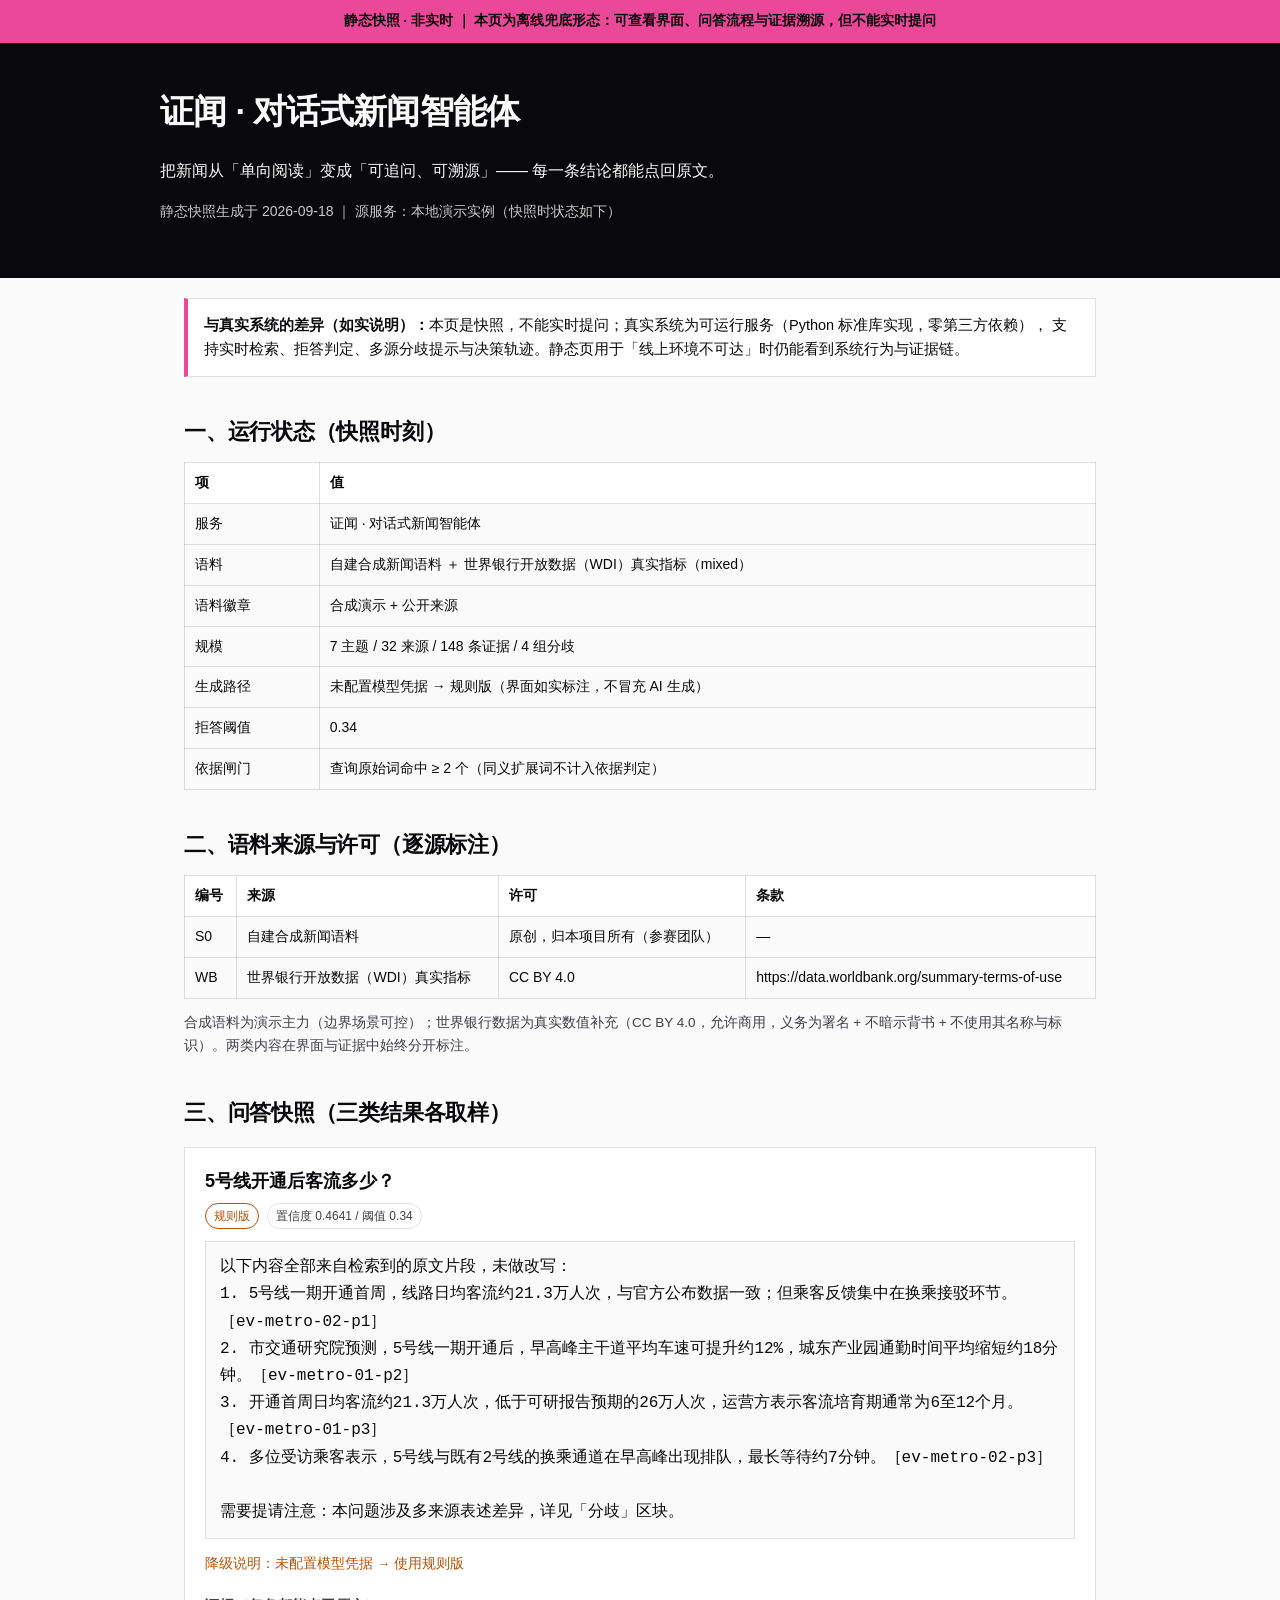
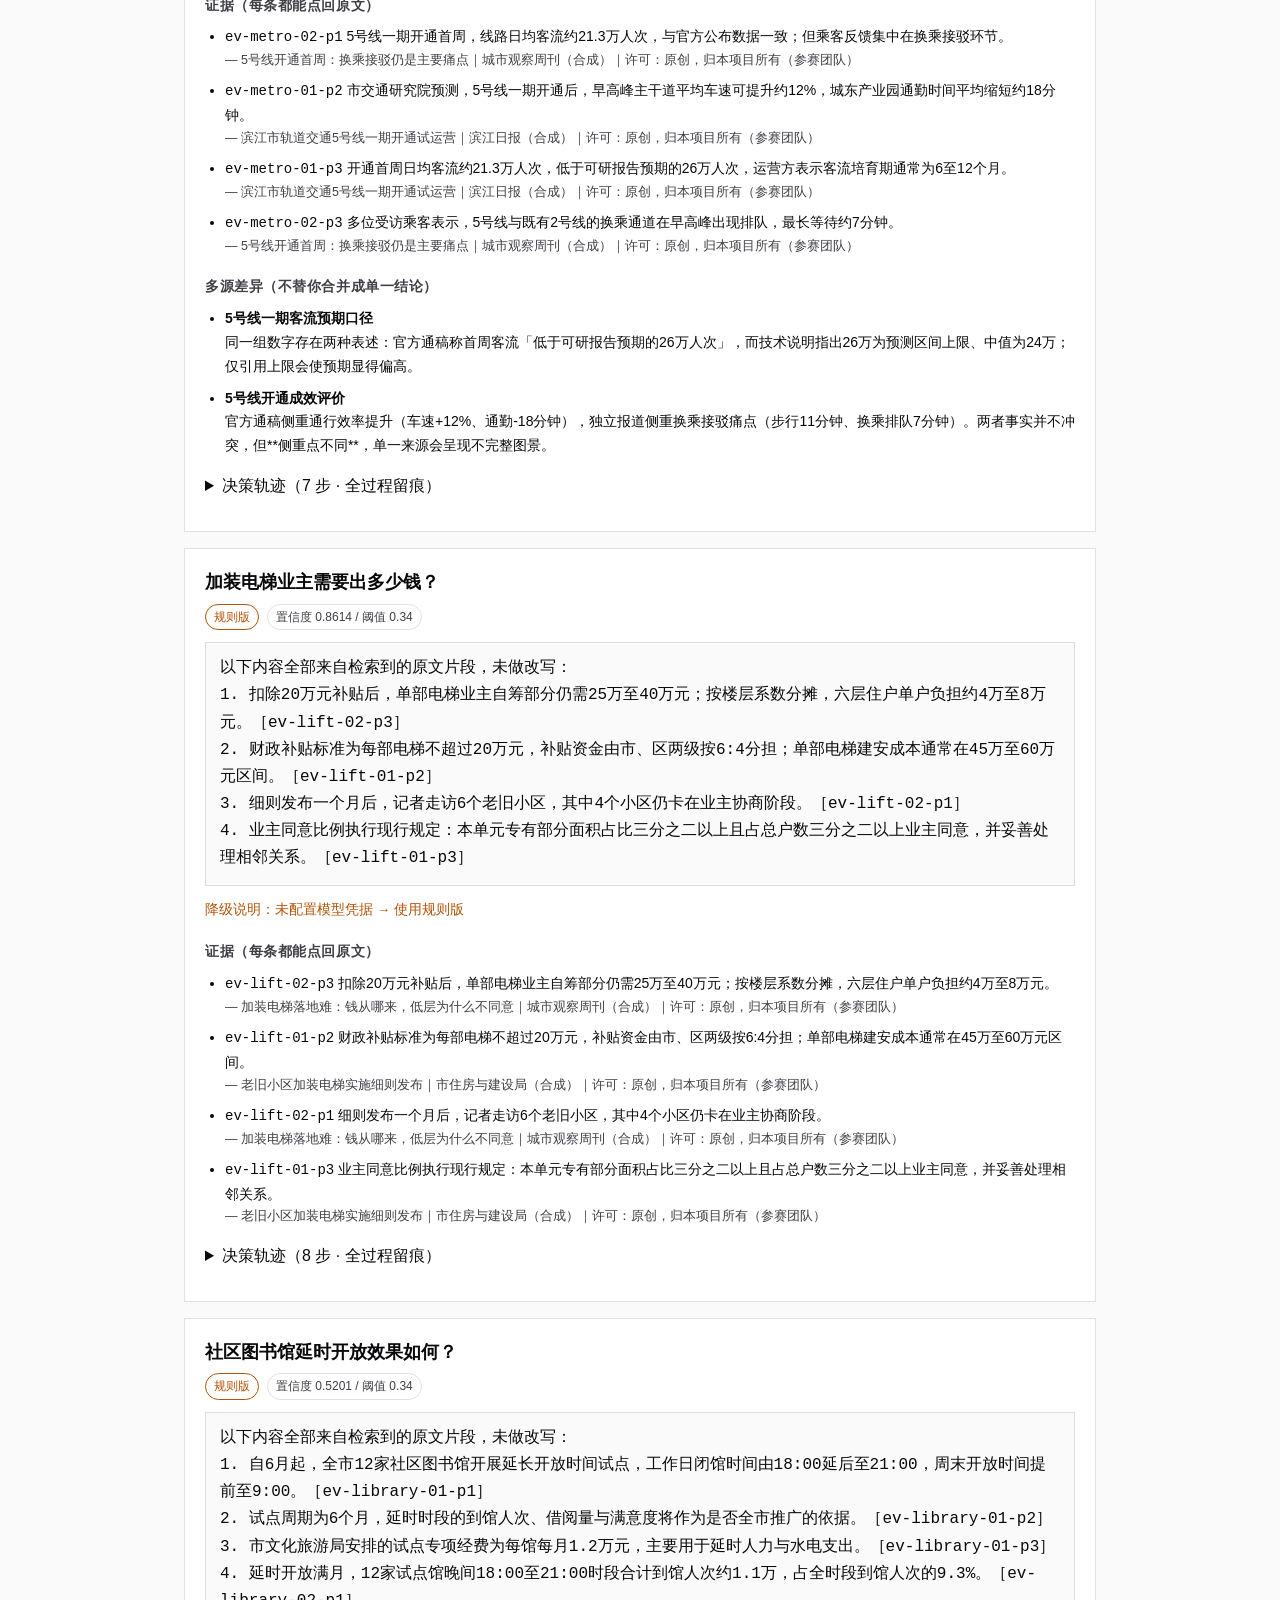
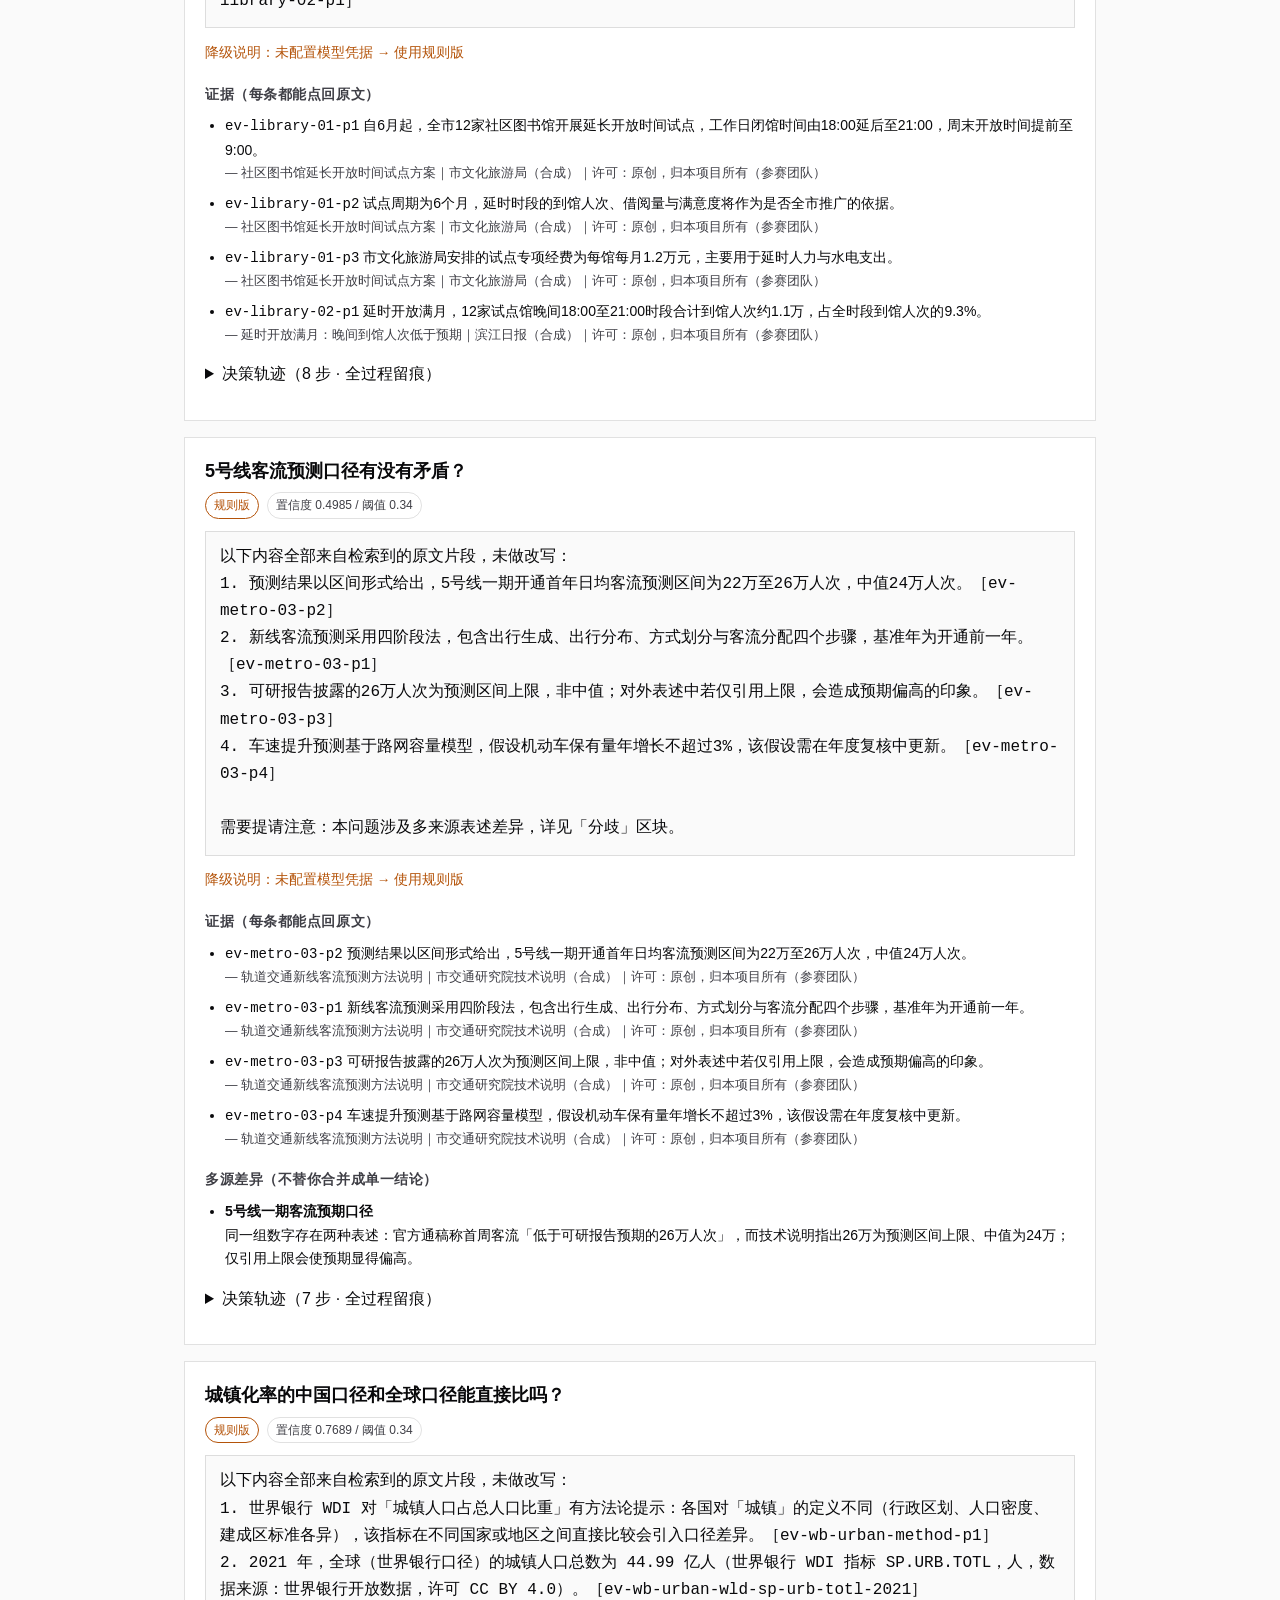
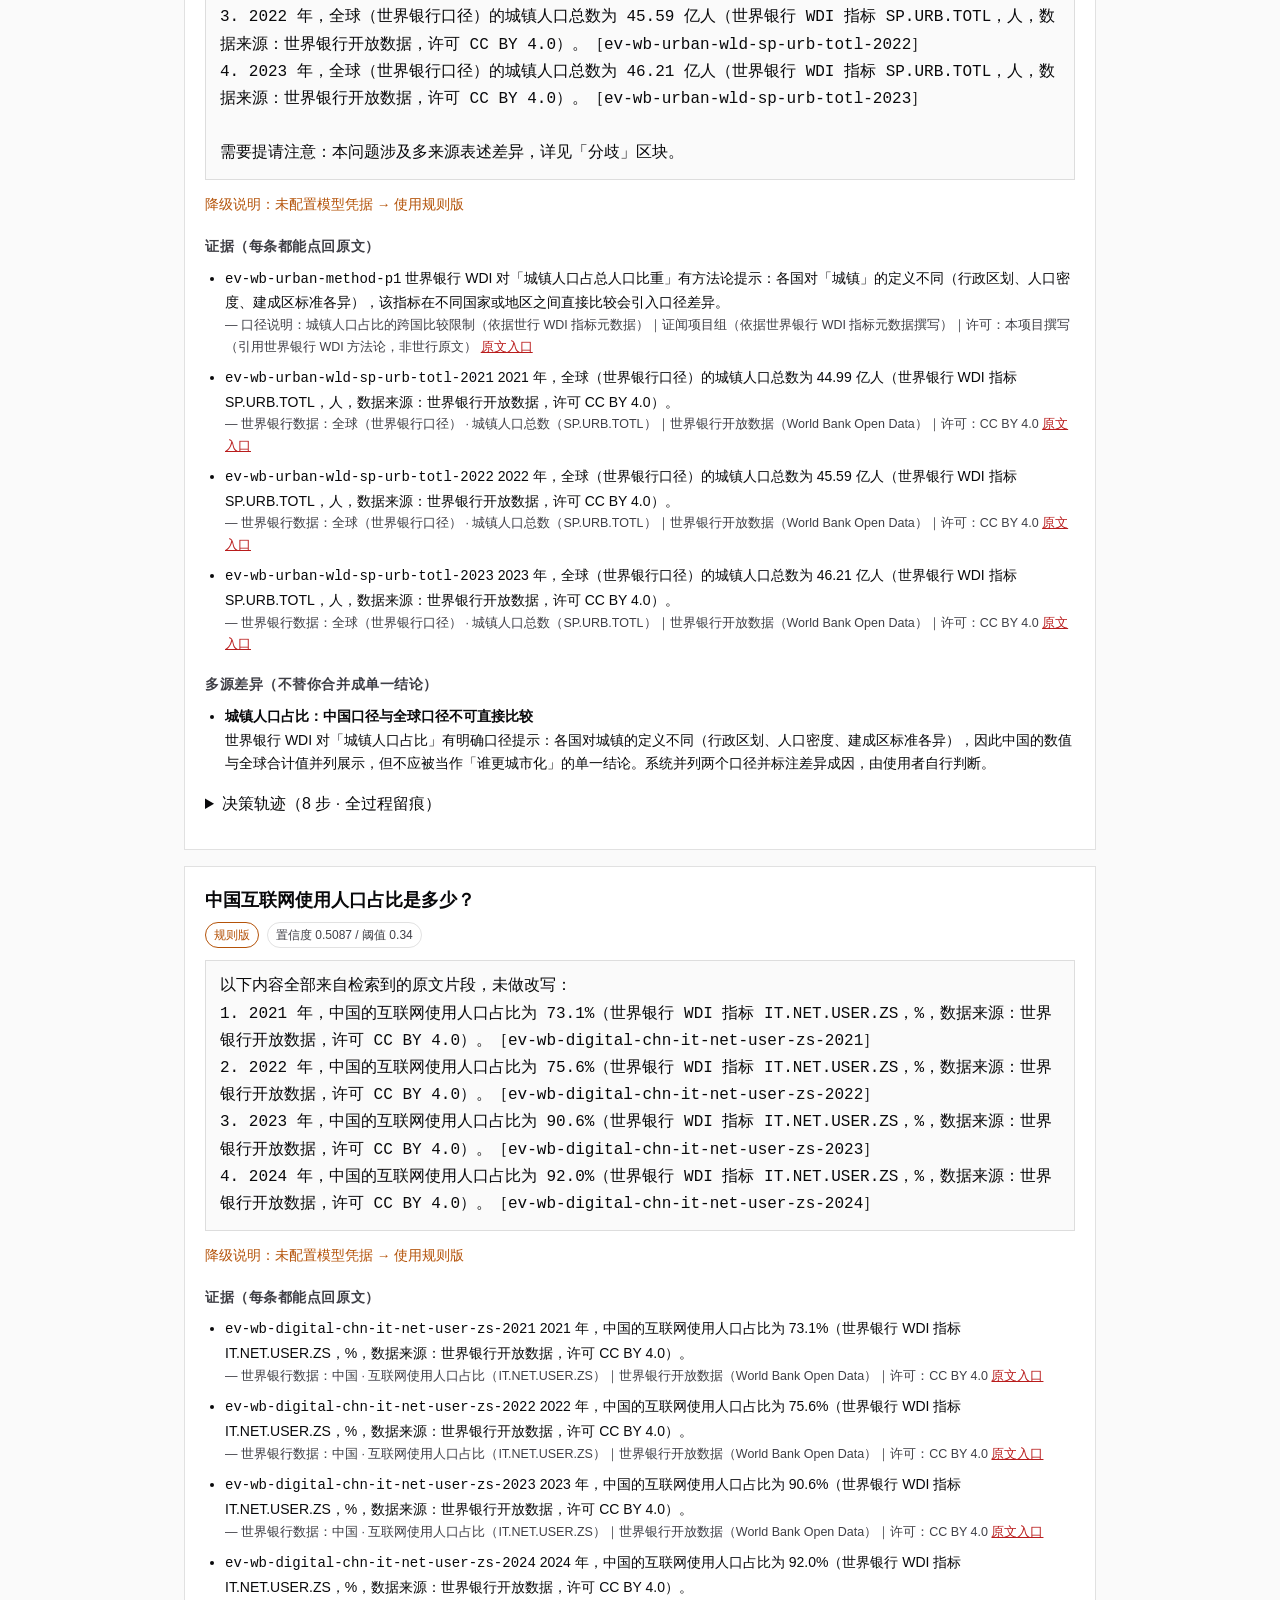
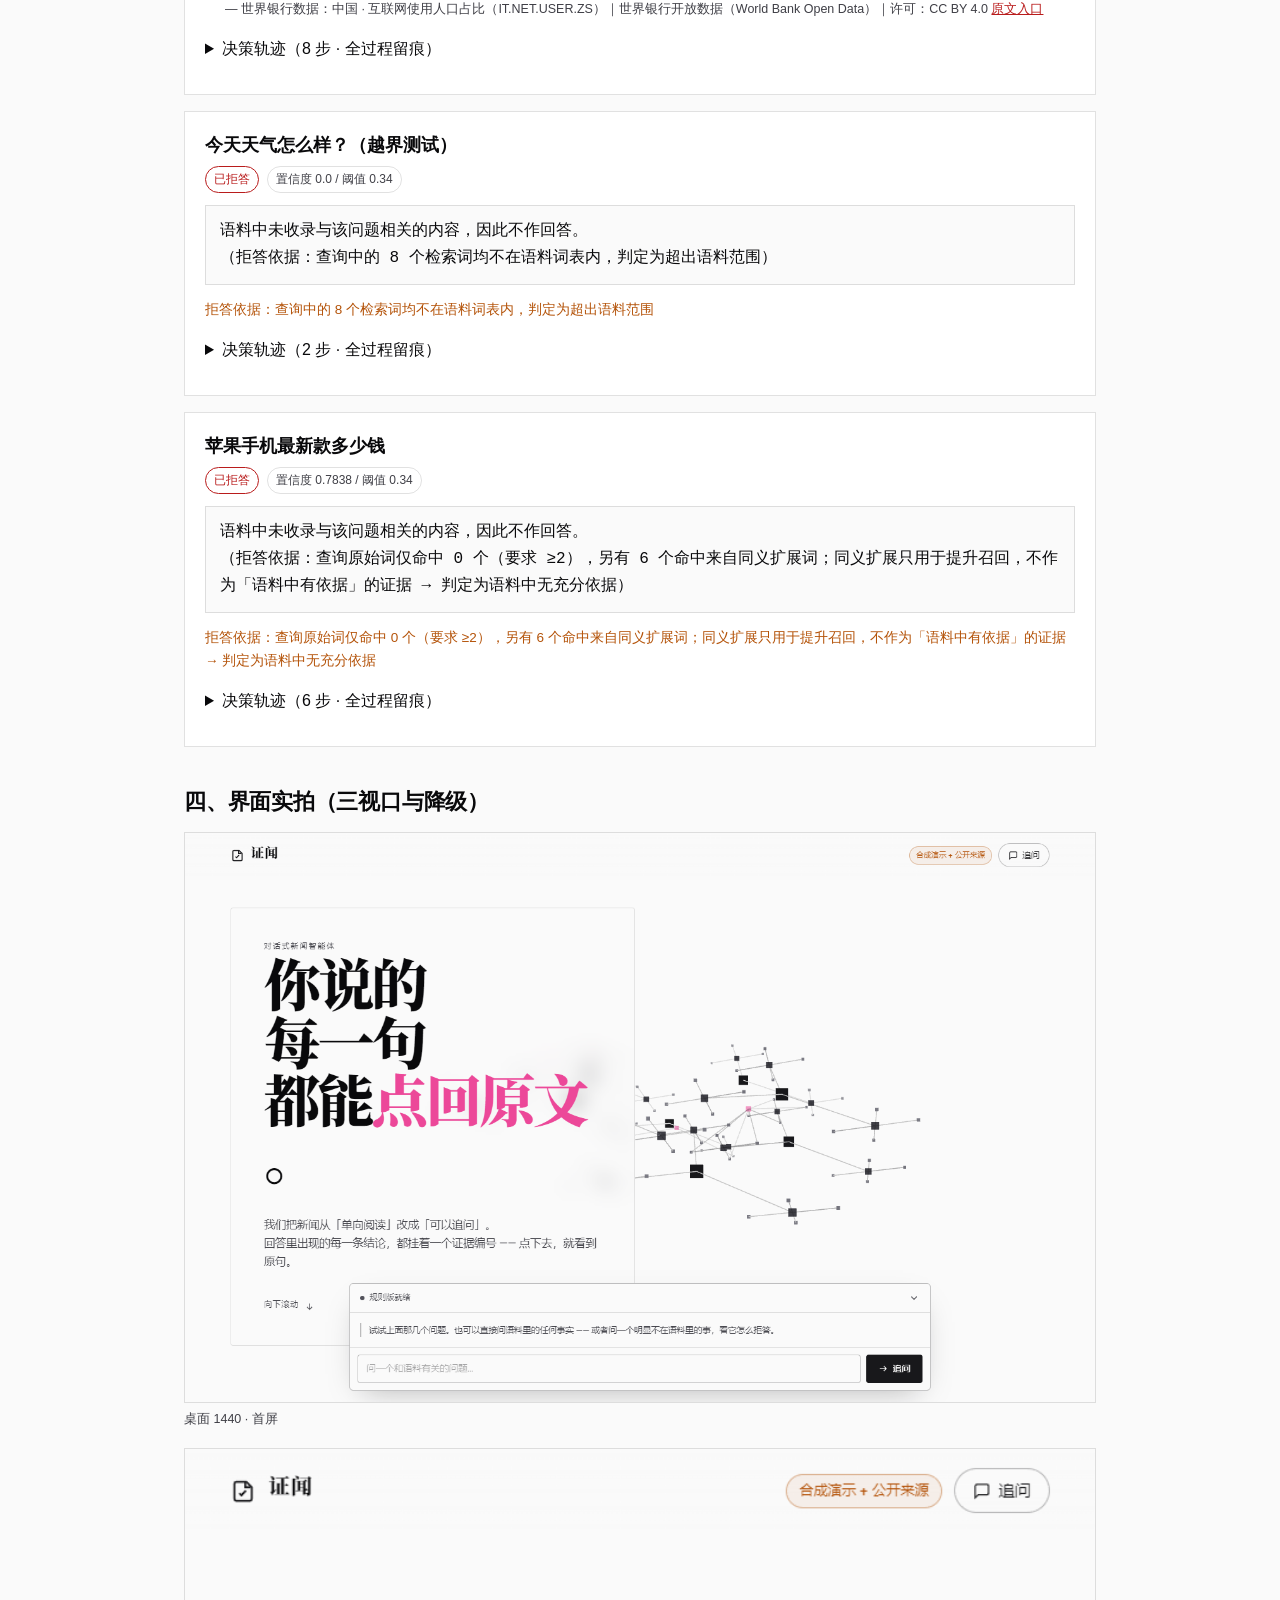
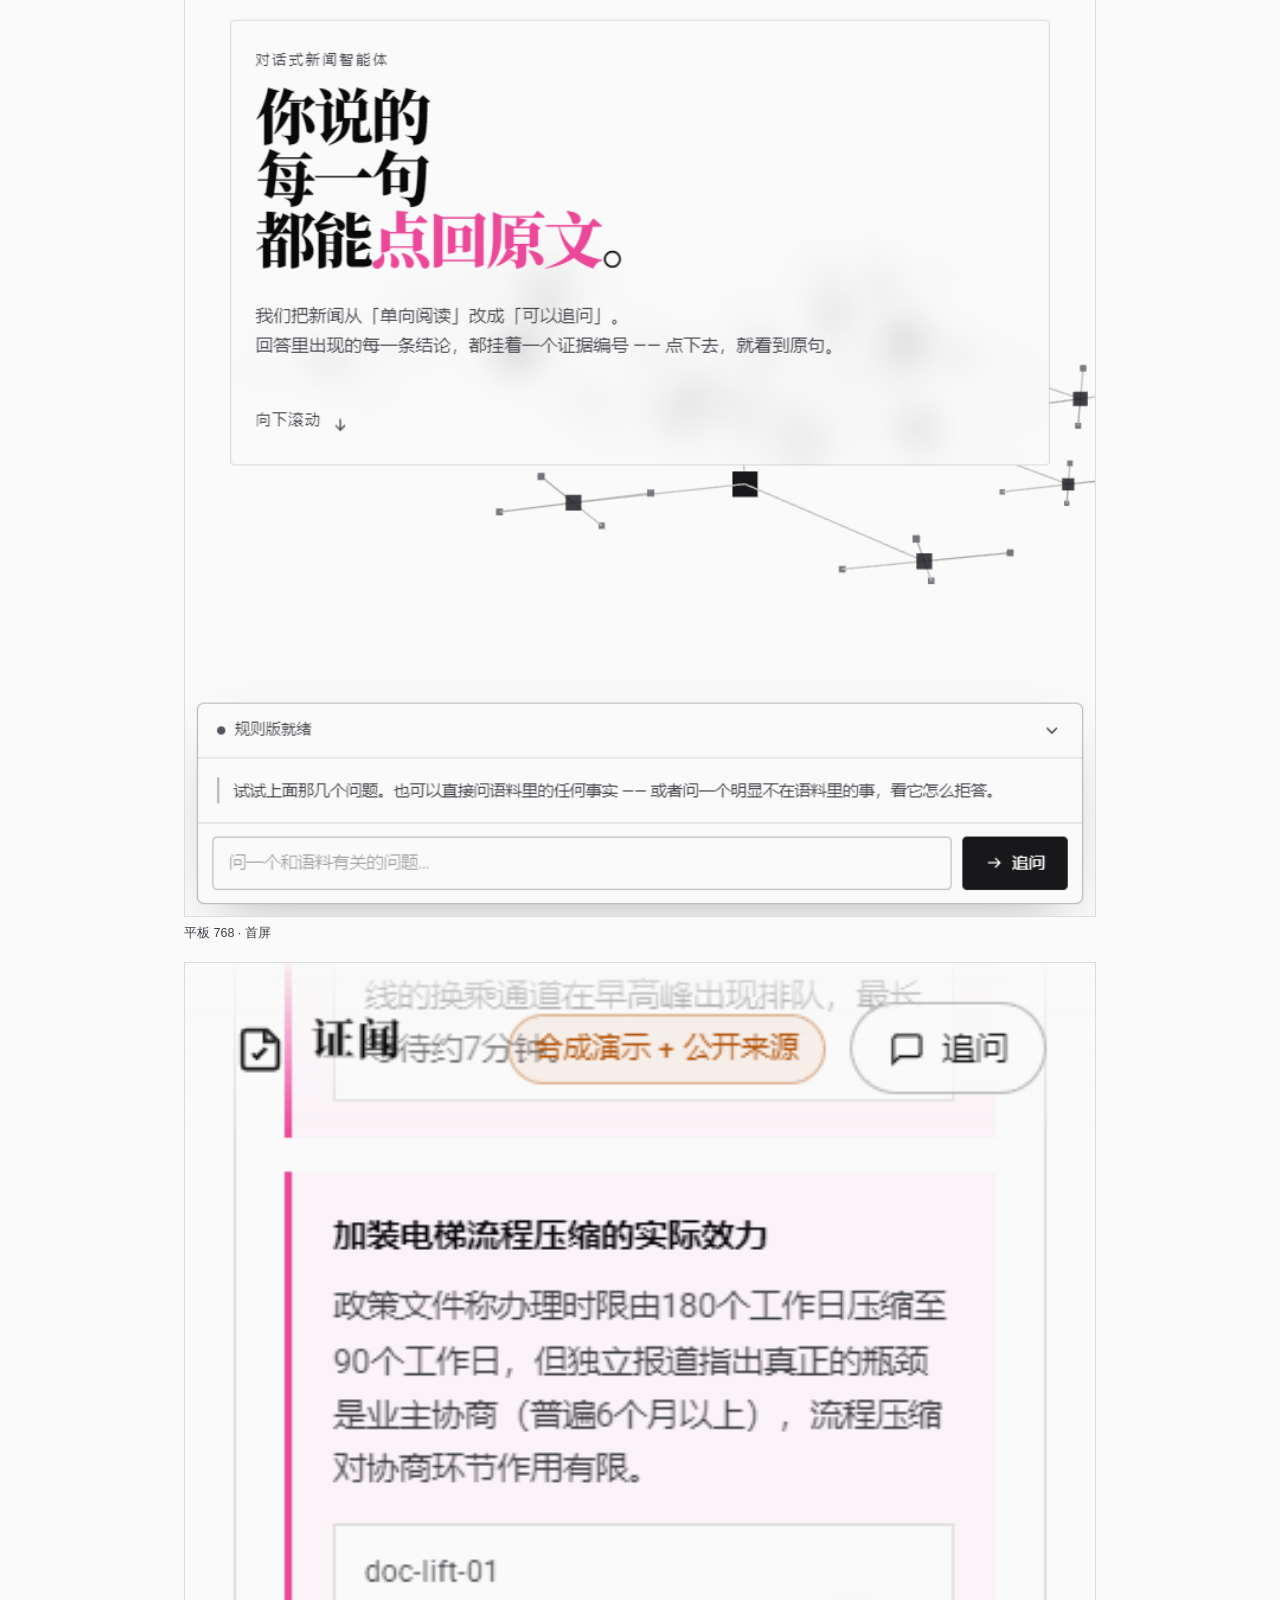
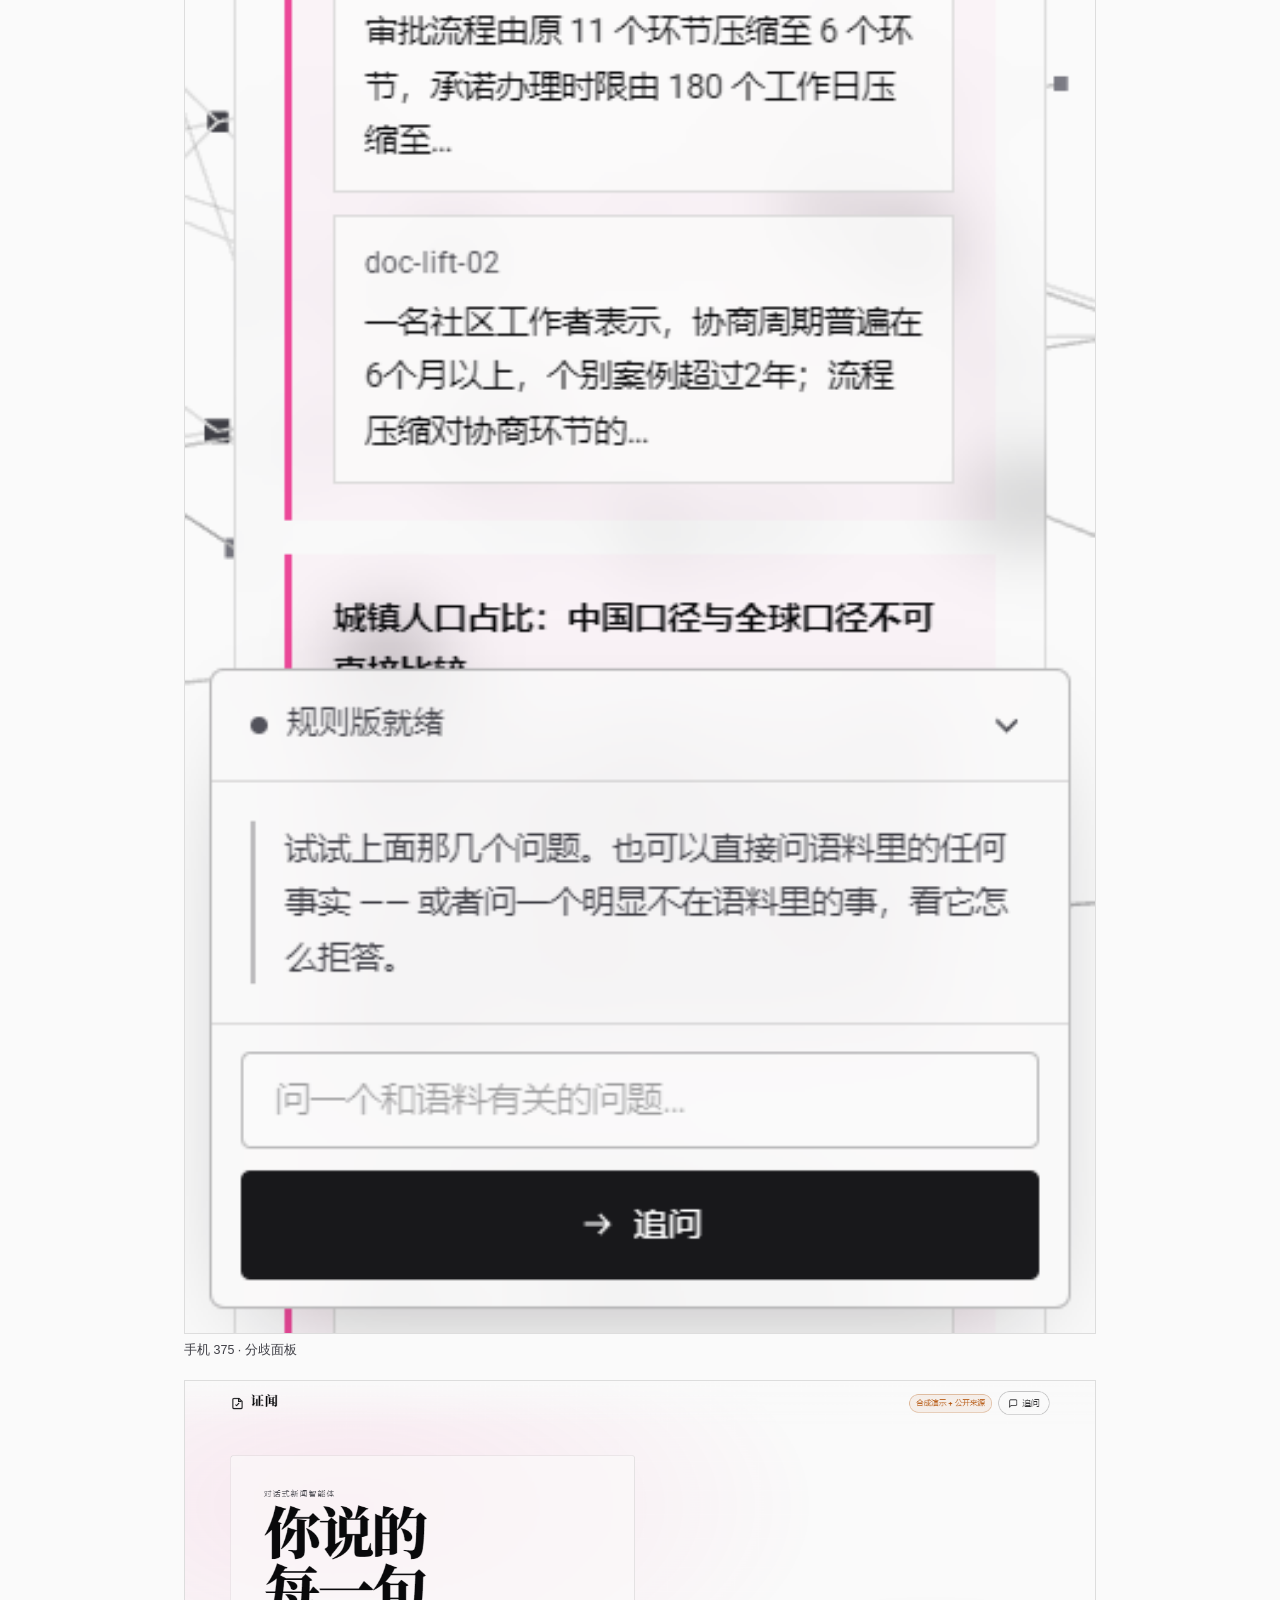
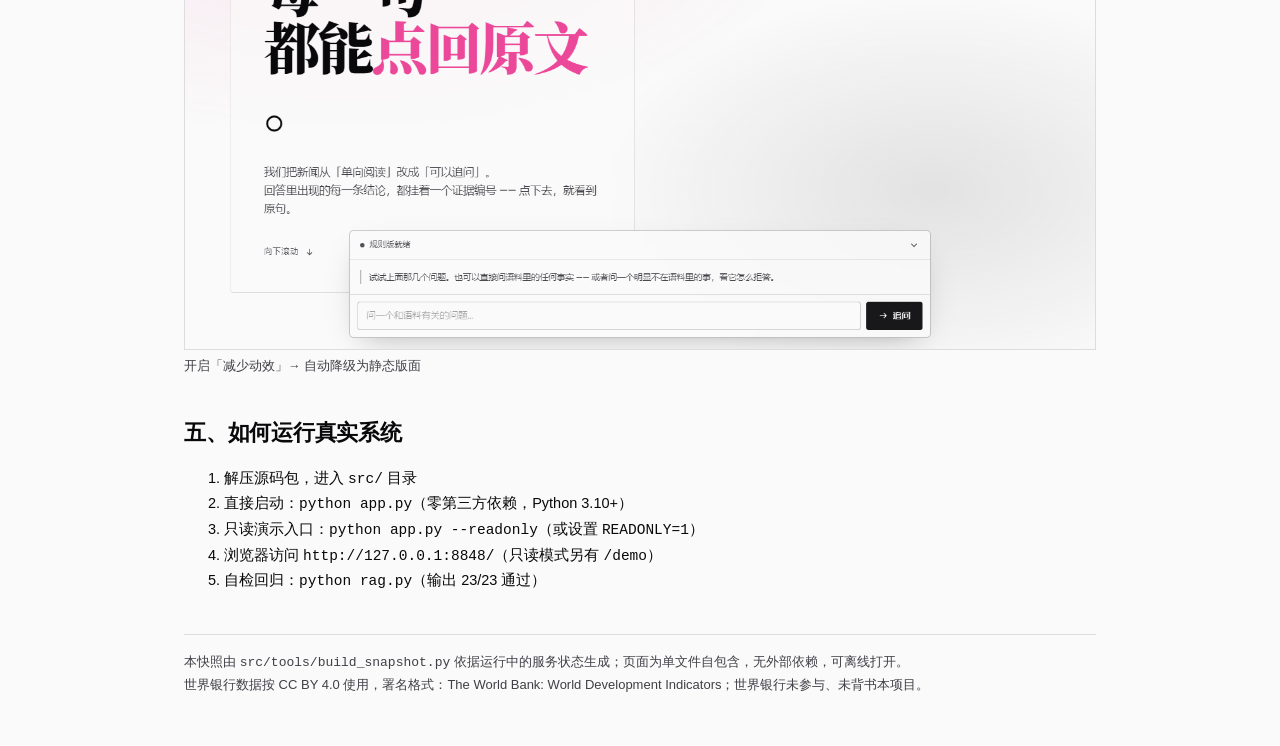
<file: docs/index.html>
<!DOCTYPE html>
<html lang="zh-CN">
<head>
<meta charset="UTF-8">
<meta name="viewport" content="width=device-width, initial-scale=1.0">
<title>证闻 · 静态快照兜底站</title>
<meta name="description" content="证闻对话式新闻智能体 · 静态快照（离线可打开，非实时系统）">
<style>
:root{--ink:#09090B;--sec:#3F3F46;--line:rgba(9,9,11,.12);--bg:#FAFAFA;--accent:#EC4899;--ok:#15803D}
*{box-sizing:border-box}
body{margin:0;background:var(--bg);color:var(--ink);font:16px/1.7 -apple-system,BlinkMacSystemFont,"Segoe UI","Microsoft YaHei",sans-serif}
header{background:var(--ink);color:#FAFAFA;padding:40px 24px}
header .w{max-width:960px;margin:0 auto}
h1{font-size:34px;margin:0 0 8px;letter-spacing:-.02em}
h2{font-size:22px;margin:36px 0 12px;letter-spacing:-.01em}
h3{font-size:18px;margin:0 0 6px}
h4{font-size:14px;margin:18px 0 8px;letter-spacing:.04em;text-transform:uppercase;color:var(--sec)}
main{max-width:960px;margin:0 auto;padding:0 24px 80px}
.banner{background:var(--accent);color:var(--ink);padding:10px 24px;font-size:13.5px;font-weight:600;text-align:center}
.hint{background:#fff;border:1px solid var(--line);border-left:4px solid var(--accent);padding:14px 16px;margin:20px 0;font-size:14.5px}
table{width:100%;border-collapse:collapse;font-size:14px;margin:10px 0}
th,td{border:1px solid var(--line);padding:8px 10px;text-align:left;vertical-align:top}
th{background:#fff;font-weight:600}
.card{background:#fff;border:1px solid var(--line);padding:18px 20px;margin:16px 0}
.meta{display:flex;gap:8px;flex-wrap:wrap;margin:6px 0 12px}
.b{font-size:12px;padding:2px 8px;border:1px solid var(--line);border-radius:999px;color:var(--sec)}
.b-rule{border-color:#B45309;color:#B45309}
.b-model{border-color:var(--ok);color:var(--ok)}
.b-refuse{border-color:#B91C1C;color:#B91C1C}
.answer{white-space:pre-wrap;font:14px/1.75 inherit;background:#FAFAFA;border:1px solid var(--line);padding:12px 14px;margin:8px 0;overflow-wrap:anywhere}
.note{font-size:13.5px;color:#B45309}
.blk{margin:14px 0}
ul.ev,ul.dv,ul.trace{margin:8px 0;padding-left:20px}
ul.ev li,ul.dv li,ul.trace li{font-size:14px;margin-bottom:8px}
.src{display:block;color:var(--sec);font-size:12.5px}
.trace li span{margin-right:10px}
figure{margin:0 0 18px}
img{width:100%;border:1px solid var(--line);display:block}
figcaption{font-size:12.5px;color:var(--sec);margin-top:6px}
footer{border-top:1px solid var(--line);margin-top:40px;padding-top:16px;font-size:13px;color:var(--sec)}
a{color:#B91C1C}
</style>
</head>
<body>
<div class="banner">静态快照 · 非实时 ｜ 本页为离线兜底形态：可查看界面、问答流程与证据溯源，但不能实时提问</div>
<header><div class="w">
<h1>证闻 · 对话式新闻智能体</h1>
<p>把新闻从「单向阅读」变成「可追问、可溯源」—— 每一条结论都能点回原文。</p>
<p style="opacity:.8;font-size:14px">静态快照生成于 2026-09-18 ｜ 源服务：本地演示实例（快照时状态如下）</p>
</div></header>

<main>
<div class="hint">
<b>与真实系统的差异（如实说明）：</b>本页是快照，不能实时提问；真实系统为可运行服务（Python 标准库实现，零第三方依赖），
支持实时检索、拒答判定、多源分歧提示与决策轨迹。静态页用于「线上环境不可达」时仍能看到系统行为与证据链。
</div>

<h2>一、运行状态（快照时刻）</h2>
<table>
<tr><th>项</th><th>值</th></tr>
<tr><td>服务</td><td>证闻 · 对话式新闻智能体</td></tr>
<tr><td>语料</td><td>自建合成新闻语料 ＋ 世界银行开放数据（WDI）真实指标（mixed）</td></tr>
<tr><td>语料徽章</td><td>合成演示 + 公开来源</td></tr>
<tr><td>规模</td><td>7 主题 / 32 来源 / 148 条证据 / 4 组分歧</td></tr>
<tr><td>生成路径</td><td>未配置模型凭据 → 规则版（界面如实标注，不冒充 AI 生成）</td></tr>
<tr><td>拒答阈值</td><td>0.34</td></tr>
<tr><td>依据闸门</td><td>查询原始词命中 ≥ 2 个（同义扩展词不计入依据判定）</td></tr>
</table>

<h2>二、语料来源与许可（逐源标注）</h2>
<table>
<tr><th>编号</th><th>来源</th><th>许可</th><th>条款</th></tr>
<tr><td>S0</td><td>自建合成新闻语料</td><td>原创，归本项目所有（参赛团队）</td><td>—</td></tr><tr><td>WB</td><td>世界银行开放数据（WDI）真实指标</td><td>CC BY 4.0</td><td>https://data.worldbank.org/summary-terms-of-use</td></tr>
</table>
<p style="font-size:13.5px;color:var(--sec)">合成语料为演示主力（边界场景可控）；世界银行数据为真实数值补充（CC BY 4.0，允许商用，义务为署名 + 不暗示背书 + 不使用其名称与标识）。两类内容在界面与证据中始终分开标注。</p>

<h2>三、问答快照（三类结果各取样）</h2>
<article class="card"><h3>5号线开通后客流多少？</h3><p class="meta"><span class="b b-rule">规则版</span><span class="b b-conf">置信度 0.4641 / 阈值 0.34</span></p><pre class="answer">以下内容全部来自检索到的原文片段，未做改写：
1. 5号线一期开通首周，线路日均客流约21.3万人次，与官方公布数据一致；但乘客反馈集中在换乘接驳环节。［ev-metro-02-p1］
2. 市交通研究院预测，5号线一期开通后，早高峰主干道平均车速可提升约12%，城东产业园通勤时间平均缩短约18分钟。［ev-metro-01-p2］
3. 开通首周日均客流约21.3万人次，低于可研报告预期的26万人次，运营方表示客流培育期通常为6至12个月。［ev-metro-01-p3］
4. 多位受访乘客表示，5号线与既有2号线的换乘通道在早高峰出现排队，最长等待约7分钟。［ev-metro-02-p3］

需要提请注意：本问题涉及多来源表述差异，详见「分歧」区块。</pre><p class="note">降级说明：未配置模型凭据 → 使用规则版</p><div class="blk"><h4>证据（每条都能点回原文）</h4><ul class="ev"><li><code>ev-metro-02-p1</code> 5号线一期开通首周，线路日均客流约21.3万人次，与官方公布数据一致；但乘客反馈集中在换乘接驳环节。<span class="src">— 5号线开通首周：换乘接驳仍是主要痛点｜城市观察周刊（合成）｜许可：原创，归本项目所有（参赛团队） </span></li><li><code>ev-metro-01-p2</code> 市交通研究院预测，5号线一期开通后，早高峰主干道平均车速可提升约12%，城东产业园通勤时间平均缩短约18分钟。<span class="src">— 滨江市轨道交通5号线一期开通试运营｜滨江日报（合成）｜许可：原创，归本项目所有（参赛团队） </span></li><li><code>ev-metro-01-p3</code> 开通首周日均客流约21.3万人次，低于可研报告预期的26万人次，运营方表示客流培育期通常为6至12个月。<span class="src">— 滨江市轨道交通5号线一期开通试运营｜滨江日报（合成）｜许可：原创，归本项目所有（参赛团队） </span></li><li><code>ev-metro-02-p3</code> 多位受访乘客表示，5号线与既有2号线的换乘通道在早高峰出现排队，最长等待约7分钟。<span class="src">— 5号线开通首周：换乘接驳仍是主要痛点｜城市观察周刊（合成）｜许可：原创，归本项目所有（参赛团队） </span></li></ul></div><div class="blk"><h4>多源差异（不替你合并成单一结论）</h4><ul class="dv"><li><b>5号线一期客流预期口径</b><br>同一组数字存在两种表述：官方通稿称首周客流「低于可研报告预期的26万人次」，而技术说明指出26万为预测区间上限、中值为24万；仅引用上限会使预期显得偏高。</li><li><b>5号线开通成效评价</b><br>官方通稿侧重通行效率提升（车速+12%、通勤-18分钟），独立报道侧重换乘接驳痛点（步行11分钟、换乘排队7分钟）。两者事实并不冲突，但**侧重点不同**，单一来源会呈现不完整图景。</li></ul></div><details class="blk"><summary>决策轨迹（7 步 · 全过程留痕）</summary><ul class="trace"><li><span>查询理解</span><span>归一化出 7 个检索词：号线 / 线开 / 开通 / 通后 / 后客 / 客流 / 流多</span></li><li><span>语料范围检查</span><span>5/7 个检索词存在于语料词表</span></li><li><span>语义检索</span><span>倒排索引命中 12 条候选证据（5/5 个有效检索词得到匹配）</span></li><li><span>区分度检查</span><span>仅命中 1 个高区分度实词（要求 ≥2，IDF 阈值 P70 = 4.60） → 置信度按 0.6 折算</span></li><li><span>依据充分性闸门</span><span>查询原始词命中 5 个（≥2）→ 通过：号线 / 线开 / 开通 / 通后 / 客流</span></li><li><span>拒答闸门</span><span>置信度 0.46 ≥ 阈值 0.34 → 放行</span></li><li><span>多源一致性比对</span><span>检出 2 组多源分歧</span></li></ul></details></article><article class="card"><h3>加装电梯业主需要出多少钱？</h3><p class="meta"><span class="b b-rule">规则版</span><span class="b b-conf">置信度 0.8614 / 阈值 0.34</span></p><pre class="answer">以下内容全部来自检索到的原文片段，未做改写：
1. 扣除20万元补贴后，单部电梯业主自筹部分仍需25万至40万元；按楼层系数分摊，六层住户单户负担约4万至8万元。［ev-lift-02-p3］
2. 财政补贴标准为每部电梯不超过20万元，补贴资金由市、区两级按6:4分担；单部电梯建安成本通常在45万至60万元区间。［ev-lift-01-p2］
3. 细则发布一个月后，记者走访6个老旧小区，其中4个小区仍卡在业主协商阶段。［ev-lift-02-p1］
4. 业主同意比例执行现行规定：本单元专有部分面积占比三分之二以上且占总户数三分之二以上业主同意，并妥善处理相邻关系。［ev-lift-01-p3］</pre><p class="note">降级说明：未配置模型凭据 → 使用规则版</p><div class="blk"><h4>证据（每条都能点回原文）</h4><ul class="ev"><li><code>ev-lift-02-p3</code> 扣除20万元补贴后，单部电梯业主自筹部分仍需25万至40万元；按楼层系数分摊，六层住户单户负担约4万至8万元。<span class="src">— 加装电梯落地难：钱从哪来，低层为什么不同意｜城市观察周刊（合成）｜许可：原创，归本项目所有（参赛团队） </span></li><li><code>ev-lift-01-p2</code> 财政补贴标准为每部电梯不超过20万元，补贴资金由市、区两级按6:4分担；单部电梯建安成本通常在45万至60万元区间。<span class="src">— 老旧小区加装电梯实施细则发布｜市住房与建设局（合成）｜许可：原创，归本项目所有（参赛团队） </span></li><li><code>ev-lift-02-p1</code> 细则发布一个月后，记者走访6个老旧小区，其中4个小区仍卡在业主协商阶段。<span class="src">— 加装电梯落地难：钱从哪来，低层为什么不同意｜城市观察周刊（合成）｜许可：原创，归本项目所有（参赛团队） </span></li><li><code>ev-lift-01-p3</code> 业主同意比例执行现行规定：本单元专有部分面积占比三分之二以上且占总户数三分之二以上业主同意，并妥善处理相邻关系。<span class="src">— 老旧小区加装电梯实施细则发布｜市住房与建设局（合成）｜许可：原创，归本项目所有（参赛团队） </span></li></ul></div><details class="blk"><summary>决策轨迹（8 步 · 全过程留痕）</summary><ul class="trace"><li><span>查询理解</span><span>归一化出 10 个检索词：加装 / 装电 / 电梯 / 梯业 / 业主 / 主需 / 需要 / 要出 / 出多 / 少钱</span></li><li><span>同义扩展</span><span>补充 4 个书面表达检索词：万元 / 补贴 / 成本 / 票价</span></li><li><span>语料范围检查</span><span>9/14 个检索词存在于语料词表</span></li><li><span>语义检索</span><span>倒排索引命中 10 条候选证据（9/9 个有效检索词得到匹配）</span></li><li><span>区分度检查</span><span>命中 3 个高区分度实词（≥2）→ 通过</span></li><li><span>依据充分性闸门</span><span>查询原始词命中 5 个（≥2）→ 通过：加装 / 装电 / 电梯 / 梯业 / 业主</span></li><li><span>拒答闸门</span><span>置信度 0.86 ≥ 阈值 0.34 → 放行</span></li><li><span>多源一致性比对</span><span>未检出多源分歧</span></li></ul></details></article><article class="card"><h3>社区图书馆延时开放效果如何？</h3><p class="meta"><span class="b b-rule">规则版</span><span class="b b-conf">置信度 0.5201 / 阈值 0.34</span></p><pre class="answer">以下内容全部来自检索到的原文片段，未做改写：
1. 自6月起，全市12家社区图书馆开展延长开放时间试点，工作日闭馆时间由18:00延后至21:00，周末开放时间提前至9:00。［ev-library-01-p1］
2. 试点周期为6个月，延时时段的到馆人次、借阅量与满意度将作为是否全市推广的依据。［ev-library-01-p2］
3. 市文化旅游局安排的试点专项经费为每馆每月1.2万元，主要用于延时人力与水电支出。［ev-library-01-p3］
4. 延时开放满月，12家试点馆晚间18:00至21:00时段合计到馆人次约1.1万，占全时段到馆人次的9.3%。［ev-library-02-p1］</pre><p class="note">降级说明：未配置模型凭据 → 使用规则版</p><div class="blk"><h4>证据（每条都能点回原文）</h4><ul class="ev"><li><code>ev-library-01-p1</code> 自6月起，全市12家社区图书馆开展延长开放时间试点，工作日闭馆时间由18:00延后至21:00，周末开放时间提前至9:00。<span class="src">— 社区图书馆延长开放时间试点方案｜市文化旅游局（合成）｜许可：原创，归本项目所有（参赛团队） </span></li><li><code>ev-library-01-p2</code> 试点周期为6个月，延时时段的到馆人次、借阅量与满意度将作为是否全市推广的依据。<span class="src">— 社区图书馆延长开放时间试点方案｜市文化旅游局（合成）｜许可：原创，归本项目所有（参赛团队） </span></li><li><code>ev-library-01-p3</code> 市文化旅游局安排的试点专项经费为每馆每月1.2万元，主要用于延时人力与水电支出。<span class="src">— 社区图书馆延长开放时间试点方案｜市文化旅游局（合成）｜许可：原创，归本项目所有（参赛团队） </span></li><li><code>ev-library-02-p1</code> 延时开放满月，12家试点馆晚间18:00至21:00时段合计到馆人次约1.1万，占全时段到馆人次的9.3%。<span class="src">— 延时开放满月：晚间到馆人次低于预期｜滨江日报（合成）｜许可：原创，归本项目所有（参赛团队） </span></li></ul></div><details class="blk"><summary>决策轨迹（8 步 · 全过程留痕）</summary><ul class="trace"><li><span>查询理解</span><span>归一化出 11 个检索词：社区 / 区图 / 图书 / 书馆 / 馆延 / 延时 / 时开 / 开放 / 放效 / 效果 / 果如</span></li><li><span>同义扩展</span><span>补充 2 个书面表达检索词：试点 / 占</span></li><li><span>语料范围检查</span><span>9/13 个检索词存在于语料词表</span></li><li><span>语义检索</span><span>倒排索引命中 127 条候选证据（9/9 个有效检索词得到匹配）</span></li><li><span>区分度检查</span><span>仅命中 0 个高区分度实词（要求 ≥2，IDF 阈值 P70 = 4.60） → 置信度按 0.6 折算</span></li><li><span>依据充分性闸门</span><span>查询原始词命中 8 个（≥2）→ 通过：社区 / 区图 / 图书 / 书馆 / 馆延 / 延时 / 时开 / 开放</span></li><li><span>拒答闸门</span><span>置信度 0.52 ≥ 阈值 0.34 → 放行</span></li><li><span>多源一致性比对</span><span>未检出多源分歧</span></li></ul></details></article><article class="card"><h3>5号线客流预测口径有没有矛盾？</h3><p class="meta"><span class="b b-rule">规则版</span><span class="b b-conf">置信度 0.4985 / 阈值 0.34</span></p><pre class="answer">以下内容全部来自检索到的原文片段，未做改写：
1. 预测结果以区间形式给出，5号线一期开通首年日均客流预测区间为22万至26万人次，中值24万人次。［ev-metro-03-p2］
2. 新线客流预测采用四阶段法，包含出行生成、出行分布、方式划分与客流分配四个步骤，基准年为开通前一年。［ev-metro-03-p1］
3. 可研报告披露的26万人次为预测区间上限，非中值；对外表述中若仅引用上限，会造成预期偏高的印象。［ev-metro-03-p3］
4. 车速提升预测基于路网容量模型，假设机动车保有量年增长不超过3%，该假设需在年度复核中更新。［ev-metro-03-p4］

需要提请注意：本问题涉及多来源表述差异，详见「分歧」区块。</pre><p class="note">降级说明：未配置模型凭据 → 使用规则版</p><div class="blk"><h4>证据（每条都能点回原文）</h4><ul class="ev"><li><code>ev-metro-03-p2</code> 预测结果以区间形式给出，5号线一期开通首年日均客流预测区间为22万至26万人次，中值24万人次。<span class="src">— 轨道交通新线客流预测方法说明｜市交通研究院技术说明（合成）｜许可：原创，归本项目所有（参赛团队） </span></li><li><code>ev-metro-03-p1</code> 新线客流预测采用四阶段法，包含出行生成、出行分布、方式划分与客流分配四个步骤，基准年为开通前一年。<span class="src">— 轨道交通新线客流预测方法说明｜市交通研究院技术说明（合成）｜许可：原创，归本项目所有（参赛团队） </span></li><li><code>ev-metro-03-p3</code> 可研报告披露的26万人次为预测区间上限，非中值；对外表述中若仅引用上限，会造成预期偏高的印象。<span class="src">— 轨道交通新线客流预测方法说明｜市交通研究院技术说明（合成）｜许可：原创，归本项目所有（参赛团队） </span></li><li><code>ev-metro-03-p4</code> 车速提升预测基于路网容量模型，假设机动车保有量年增长不超过3%，该假设需在年度复核中更新。<span class="src">— 轨道交通新线客流预测方法说明｜市交通研究院技术说明（合成）｜许可：原创，归本项目所有（参赛团队） </span></li></ul></div><div class="blk"><h4>多源差异（不替你合并成单一结论）</h4><ul class="dv"><li><b>5号线一期客流预期口径</b><br>同一组数字存在两种表述：官方通稿称首周客流「低于可研报告预期的26万人次」，而技术说明指出26万为预测区间上限、中值为24万；仅引用上限会使预期显得偏高。</li></ul></div><details class="blk"><summary>决策轨迹（7 步 · 全过程留痕）</summary><ul class="trace"><li><span>查询理解</span><span>归一化出 12 个检索词：号线 / 线客 / 客流 / 流预 / 预测 / 测口 / 口径 / 径有 / 有没 / 没有 / 有矛 / 矛盾</span></li><li><span>语料范围检查</span><span>6/12 个检索词存在于语料词表</span></li><li><span>语义检索</span><span>倒排索引命中 74 条候选证据（6/6 个有效检索词得到匹配）</span></li><li><span>区分度检查</span><span>仅命中 0 个高区分度实词（要求 ≥2，IDF 阈值 P70 = 4.60） → 置信度按 0.6 折算</span></li><li><span>依据充分性闸门</span><span>查询原始词命中 6 个（≥2）→ 通过：号线 / 线客 / 客流 / 流预 / 预测 / 口径</span></li><li><span>拒答闸门</span><span>置信度 0.50 ≥ 阈值 0.34 → 放行</span></li><li><span>多源一致性比对</span><span>检出 1 组多源分歧</span></li></ul></details></article><article class="card"><h3>城镇化率的中国口径和全球口径能直接比吗？</h3><p class="meta"><span class="b b-rule">规则版</span><span class="b b-conf">置信度 0.7689 / 阈值 0.34</span></p><pre class="answer">以下内容全部来自检索到的原文片段，未做改写：
1. 世界银行 WDI 对「城镇人口占总人口比重」有方法论提示：各国对「城镇」的定义不同（行政区划、人口密度、建成区标准各异），该指标在不同国家或地区之间直接比较会引入口径差异。［ev-wb-urban-method-p1］
2. 2021 年，全球（世界银行口径）的城镇人口总数为 44.99 亿人（世界银行 WDI 指标 SP.URB.TOTL，人，数据来源：世界银行开放数据，许可 CC BY 4.0）。［ev-wb-urban-wld-sp-urb-totl-2021］
3. 2022 年，全球（世界银行口径）的城镇人口总数为 45.59 亿人（世界银行 WDI 指标 SP.URB.TOTL，人，数据来源：世界银行开放数据，许可 CC BY 4.0）。［ev-wb-urban-wld-sp-urb-totl-2022］
4. 2023 年，全球（世界银行口径）的城镇人口总数为 46.21 亿人（世界银行 WDI 指标 SP.URB.TOTL，人，数据来源：世界银行开放数据，许可 CC BY 4.0）。［ev-wb-urban-wld-sp-urb-totl-2023］

需要提请注意：本问题涉及多来源表述差异，详见「分歧」区块。</pre><p class="note">降级说明：未配置模型凭据 → 使用规则版</p><div class="blk"><h4>证据（每条都能点回原文）</h4><ul class="ev"><li><code>ev-wb-urban-method-p1</code> 世界银行 WDI 对「城镇人口占总人口比重」有方法论提示：各国对「城镇」的定义不同（行政区划、人口密度、建成区标准各异），该指标在不同国家或地区之间直接比较会引入口径差异。<span class="src">— 口径说明：城镇人口占比的跨国比较限制（依据世行 WDI 指标元数据）｜证闻项目组（依据世界银行 WDI 指标元数据撰写）｜许可：本项目撰写（引用世界银行 WDI 方法论，非世行原文） <a href="https://data.worldbank.org/indicator/SP.URB.TOTL.IN.ZS" target="_blank" rel="noopener noreferrer">原文入口</a></span></li><li><code>ev-wb-urban-wld-sp-urb-totl-2021</code> 2021 年，全球（世界银行口径）的城镇人口总数为 44.99 亿人（世界银行 WDI 指标 SP.URB.TOTL，人，数据来源：世界银行开放数据，许可 CC BY 4.0）。<span class="src">— 世界银行数据：全球（世界银行口径） · 城镇人口总数（SP.URB.TOTL）｜世界银行开放数据（World Bank Open Data）｜许可：CC BY 4.0 <a href="https://data.worldbank.org/indicator/SP.URB.TOTL?locations=WLD" target="_blank" rel="noopener noreferrer">原文入口</a></span></li><li><code>ev-wb-urban-wld-sp-urb-totl-2022</code> 2022 年，全球（世界银行口径）的城镇人口总数为 45.59 亿人（世界银行 WDI 指标 SP.URB.TOTL，人，数据来源：世界银行开放数据，许可 CC BY 4.0）。<span class="src">— 世界银行数据：全球（世界银行口径） · 城镇人口总数（SP.URB.TOTL）｜世界银行开放数据（World Bank Open Data）｜许可：CC BY 4.0 <a href="https://data.worldbank.org/indicator/SP.URB.TOTL?locations=WLD" target="_blank" rel="noopener noreferrer">原文入口</a></span></li><li><code>ev-wb-urban-wld-sp-urb-totl-2023</code> 2023 年，全球（世界银行口径）的城镇人口总数为 46.21 亿人（世界银行 WDI 指标 SP.URB.TOTL，人，数据来源：世界银行开放数据，许可 CC BY 4.0）。<span class="src">— 世界银行数据：全球（世界银行口径） · 城镇人口总数（SP.URB.TOTL）｜世界银行开放数据（World Bank Open Data）｜许可：CC BY 4.0 <a href="https://data.worldbank.org/indicator/SP.URB.TOTL?locations=WLD" target="_blank" rel="noopener noreferrer">原文入口</a></span></li></ul></div><div class="blk"><h4>多源差异（不替你合并成单一结论）</h4><ul class="dv"><li><b>城镇人口占比：中国口径与全球口径不可直接比较</b><br>世界银行 WDI 对「城镇人口占比」有明确口径提示：各国对城镇的定义不同（行政区划、人口密度、建成区标准各异），因此中国的数值与全球合计值并列展示，但不应被当作「谁更城市化」的单一结论。系统并列两个口径并标注差异成因，由使用者自行判断。</li></ul></div><details class="blk"><summary>决策轨迹（8 步 · 全过程留痕）</summary><ul class="trace"><li><span>查询理解</span><span>归一化出 17 个检索词：城镇 / 镇化 / 化率 / 率的 / 的中 / 中国 / 国口 / 口径 / 径和 / 和全 / 全球 / 球口</span></li><li><span>同义扩展</span><span>补充 2 个书面表达检索词：镇人 / 人口</span></li><li><span>语料范围检查</span><span>8/19 个检索词存在于语料词表</span></li><li><span>语义检索</span><span>倒排索引命中 122 条候选证据（8/8 个有效检索词得到匹配）</span></li><li><span>区分度检查</span><span>命中 2 个高区分度实词（≥2）→ 通过</span></li><li><span>依据充分性闸门</span><span>查询原始词命中 6 个（≥2）→ 通过：城镇 / 中国 / 口径 / 全球 / 直接 / 接比</span></li><li><span>拒答闸门</span><span>置信度 0.77 ≥ 阈值 0.34 → 放行</span></li><li><span>多源一致性比对</span><span>检出 1 组多源分歧</span></li></ul></details></article><article class="card"><h3>中国互联网使用人口占比是多少？</h3><p class="meta"><span class="b b-rule">规则版</span><span class="b b-conf">置信度 0.5087 / 阈值 0.34</span></p><pre class="answer">以下内容全部来自检索到的原文片段，未做改写：
1. 2021 年，中国的互联网使用人口占比为 73.1%（世界银行 WDI 指标 IT.NET.USER.ZS，%，数据来源：世界银行开放数据，许可 CC BY 4.0）。［ev-wb-digital-chn-it-net-user-zs-2021］
2. 2022 年，中国的互联网使用人口占比为 75.6%（世界银行 WDI 指标 IT.NET.USER.ZS，%，数据来源：世界银行开放数据，许可 CC BY 4.0）。［ev-wb-digital-chn-it-net-user-zs-2022］
3. 2023 年，中国的互联网使用人口占比为 90.6%（世界银行 WDI 指标 IT.NET.USER.ZS，%，数据来源：世界银行开放数据，许可 CC BY 4.0）。［ev-wb-digital-chn-it-net-user-zs-2023］
4. 2024 年，中国的互联网使用人口占比为 92.0%（世界银行 WDI 指标 IT.NET.USER.ZS，%，数据来源：世界银行开放数据，许可 CC BY 4.0）。［ev-wb-digital-chn-it-net-user-zs-2024］</pre><p class="note">降级说明：未配置模型凭据 → 使用规则版</p><div class="blk"><h4>证据（每条都能点回原文）</h4><ul class="ev"><li><code>ev-wb-digital-chn-it-net-user-zs-2021</code> 2021 年，中国的互联网使用人口占比为 73.1%（世界银行 WDI 指标 IT.NET.USER.ZS，%，数据来源：世界银行开放数据，许可 CC BY 4.0）。<span class="src">— 世界银行数据：中国 · 互联网使用人口占比（IT.NET.USER.ZS）｜世界银行开放数据（World Bank Open Data）｜许可：CC BY 4.0 <a href="https://data.worldbank.org/indicator/IT.NET.USER.ZS?locations=CHN" target="_blank" rel="noopener noreferrer">原文入口</a></span></li><li><code>ev-wb-digital-chn-it-net-user-zs-2022</code> 2022 年，中国的互联网使用人口占比为 75.6%（世界银行 WDI 指标 IT.NET.USER.ZS，%，数据来源：世界银行开放数据，许可 CC BY 4.0）。<span class="src">— 世界银行数据：中国 · 互联网使用人口占比（IT.NET.USER.ZS）｜世界银行开放数据（World Bank Open Data）｜许可：CC BY 4.0 <a href="https://data.worldbank.org/indicator/IT.NET.USER.ZS?locations=CHN" target="_blank" rel="noopener noreferrer">原文入口</a></span></li><li><code>ev-wb-digital-chn-it-net-user-zs-2023</code> 2023 年，中国的互联网使用人口占比为 90.6%（世界银行 WDI 指标 IT.NET.USER.ZS，%，数据来源：世界银行开放数据，许可 CC BY 4.0）。<span class="src">— 世界银行数据：中国 · 互联网使用人口占比（IT.NET.USER.ZS）｜世界银行开放数据（World Bank Open Data）｜许可：CC BY 4.0 <a href="https://data.worldbank.org/indicator/IT.NET.USER.ZS?locations=CHN" target="_blank" rel="noopener noreferrer">原文入口</a></span></li><li><code>ev-wb-digital-chn-it-net-user-zs-2024</code> 2024 年，中国的互联网使用人口占比为 92.0%（世界银行 WDI 指标 IT.NET.USER.ZS，%，数据来源：世界银行开放数据，许可 CC BY 4.0）。<span class="src">— 世界银行数据：中国 · 互联网使用人口占比（IT.NET.USER.ZS）｜世界银行开放数据（World Bank Open Data）｜许可：CC BY 4.0 <a href="https://data.worldbank.org/indicator/IT.NET.USER.ZS?locations=CHN" target="_blank" rel="noopener noreferrer">原文入口</a></span></li></ul></div><details class="blk"><summary>决策轨迹（8 步 · 全过程留痕）</summary><ul class="trace"><li><span>查询理解</span><span>归一化出 12 个检索词：中国 / 国互 / 互联 / 联网 / 网使 / 使用 / 用人 / 人口 / 口占 / 占比 / 比是 / 是多</span></li><li><span>同义扩展</span><span>补充 1 个书面表达检索词：比重</span></li><li><span>语料范围检查</span><span>10/13 个检索词存在于语料词表</span></li><li><span>语义检索</span><span>倒排索引命中 98 条候选证据（10/10 个有效检索词得到匹配）</span></li><li><span>区分度检查</span><span>仅命中 0 个高区分度实词（要求 ≥2，IDF 阈值 P70 = 4.60） → 置信度按 0.6 折算</span></li><li><span>依据充分性闸门</span><span>查询原始词命中 9 个（≥2）→ 通过：中国 / 互联 / 联网 / 网使 / 使用 / 用人 / 人口 / 口占</span></li><li><span>拒答闸门</span><span>置信度 0.51 ≥ 阈值 0.34 → 放行</span></li><li><span>多源一致性比对</span><span>未检出多源分歧</span></li></ul></details></article><article class="card"><h3>今天天气怎么样？（越界测试）</h3><p class="meta"><span class="b b-refuse">已拒答</span><span class="b b-conf">置信度 0.0 / 阈值 0.34</span></p><pre class="answer">语料中未收录与该问题相关的内容，因此不作回答。
（拒答依据：查询中的 8 个检索词均不在语料词表内，判定为超出语料范围）</pre><p class="note">拒答依据：查询中的 8 个检索词均不在语料词表内，判定为超出语料范围</p><details class="blk"><summary>决策轨迹（2 步 · 全过程留痕）</summary><ul class="trace"><li><span>查询理解</span><span>归一化出 8 个检索词：今天 / 天天 / 天气 / 气怎 / 么样 / 越界 / 界测 / 测试</span></li><li><span>拒答闸门</span><span>查询中的 8 个检索词均不在语料词表内，判定为超出语料范围 → 明确拒答，不生成回答</span></li></ul></details></article><article class="card"><h3>苹果手机最新款多少钱</h3><p class="meta"><span class="b b-refuse">已拒答</span><span class="b b-conf">置信度 0.7838 / 阈值 0.34</span></p><pre class="answer">语料中未收录与该问题相关的内容，因此不作回答。
（拒答依据：查询原始词仅命中 0 个（要求 ≥2），另有 6 个命中来自同义扩展词；同义扩展只用于提升召回，不作为「语料中有依据」的证据 → 判定为语料中无充分依据）</pre><p class="note">拒答依据：查询原始词仅命中 0 个（要求 ≥2），另有 6 个命中来自同义扩展词；同义扩展只用于提升召回，不作为「语料中有依据」的证据 → 判定为语料中无充分依据</p><details class="blk"><summary>决策轨迹（6 步 · 全过程留痕）</summary><ul class="trace"><li><span>查询理解</span><span>归一化出 8 个检索词：苹果 / 果手 / 手机 / 机最 / 最新 / 新款 / 款多 / 少钱</span></li><li><span>同义扩展</span><span>补充 6 个书面表达检索词：蜂窝 / 电话 / 万元 / 补贴 / 成本 / 票价</span></li><li><span>语料范围检查</span><span>6/14 个检索词存在于语料词表</span></li><li><span>语义检索</span><span>倒排索引命中 15 条候选证据（6/6 个有效检索词得到匹配）</span></li><li><span>区分度检查</span><span>命中 2 个高区分度实词（≥2）→ 通过</span></li><li><span>依据充分性闸门</span><span>查询原始词仅命中 0 个（要求 ≥2），另有 6 个命中来自同义扩展词；同义扩展只用于提升召回，不作为「语料中有依据」的证据 → 判定为语料中无充分依据 → 明确拒答</span></li></ul></details></article>

<h2>四、界面实拍（三视口与降级）</h2>
<figure><img src="assets/viewport-1440-s1.png" alt="桌面 1440 · 首屏" loading="lazy"><figcaption>桌面 1440 · 首屏</figcaption></figure><figure><img src="assets/viewport-768-s1.png" alt="平板 768 · 首屏" loading="lazy"><figcaption>平板 768 · 首屏</figcaption></figure><figure><img src="assets/viewport-375-s3.png" alt="手机 375 · 分歧面板" loading="lazy"><figcaption>手机 375 · 分歧面板</figcaption></figure><figure><img src="assets/reduced-motion-1440.png" alt="开启「减少动效」→ 自动降级为静态版面" loading="lazy"><figcaption>开启「减少动效」→ 自动降级为静态版面</figcaption></figure>

<h2>五、如何运行真实系统</h2>
<ol style="font-size:14.5px">
<li>解压源码包，进入 <code>src/</code> 目录</li>
<li>直接启动：<code>python app.py</code>（零第三方依赖，Python 3.10+）</li>
<li>只读演示入口：<code>python app.py --readonly</code>（或设置 <code>READONLY=1</code>）</li>
<li>浏览器访问 <code>http://127.0.0.1:8848/</code>（只读模式另有 <code>/demo</code>）</li>
<li>自检回归：<code>python rag.py</code>（输出 23/23 通过）</li>
</ol>

<footer>
本快照由 <code>src/tools/build_snapshot.py</code> 依据运行中的服务状态生成；页面为单文件自包含，无外部依赖，可离线打开。<br>
世界银行数据按 CC BY 4.0 使用，署名格式：The World Bank: World Development Indicators；世界银行未参与、未背书本项目。
</footer>
</main>
</body>
</html>
</file>
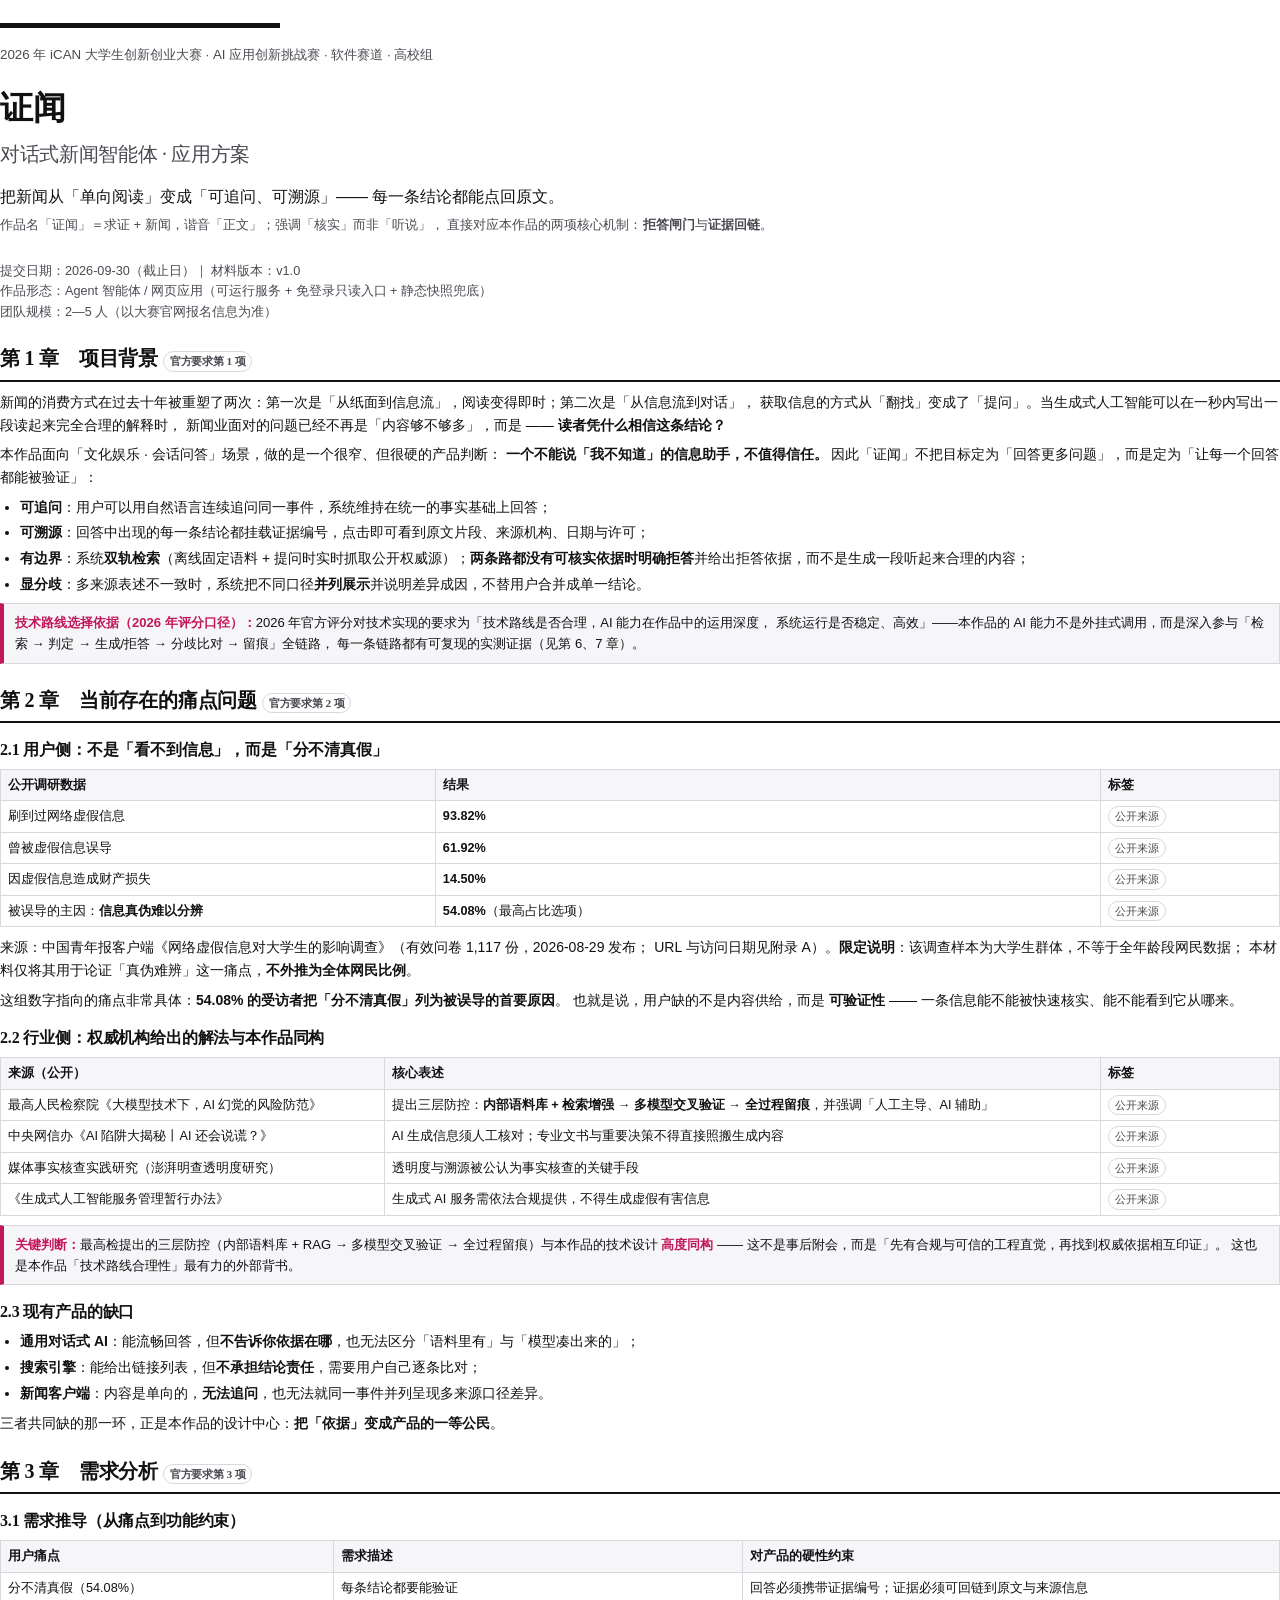
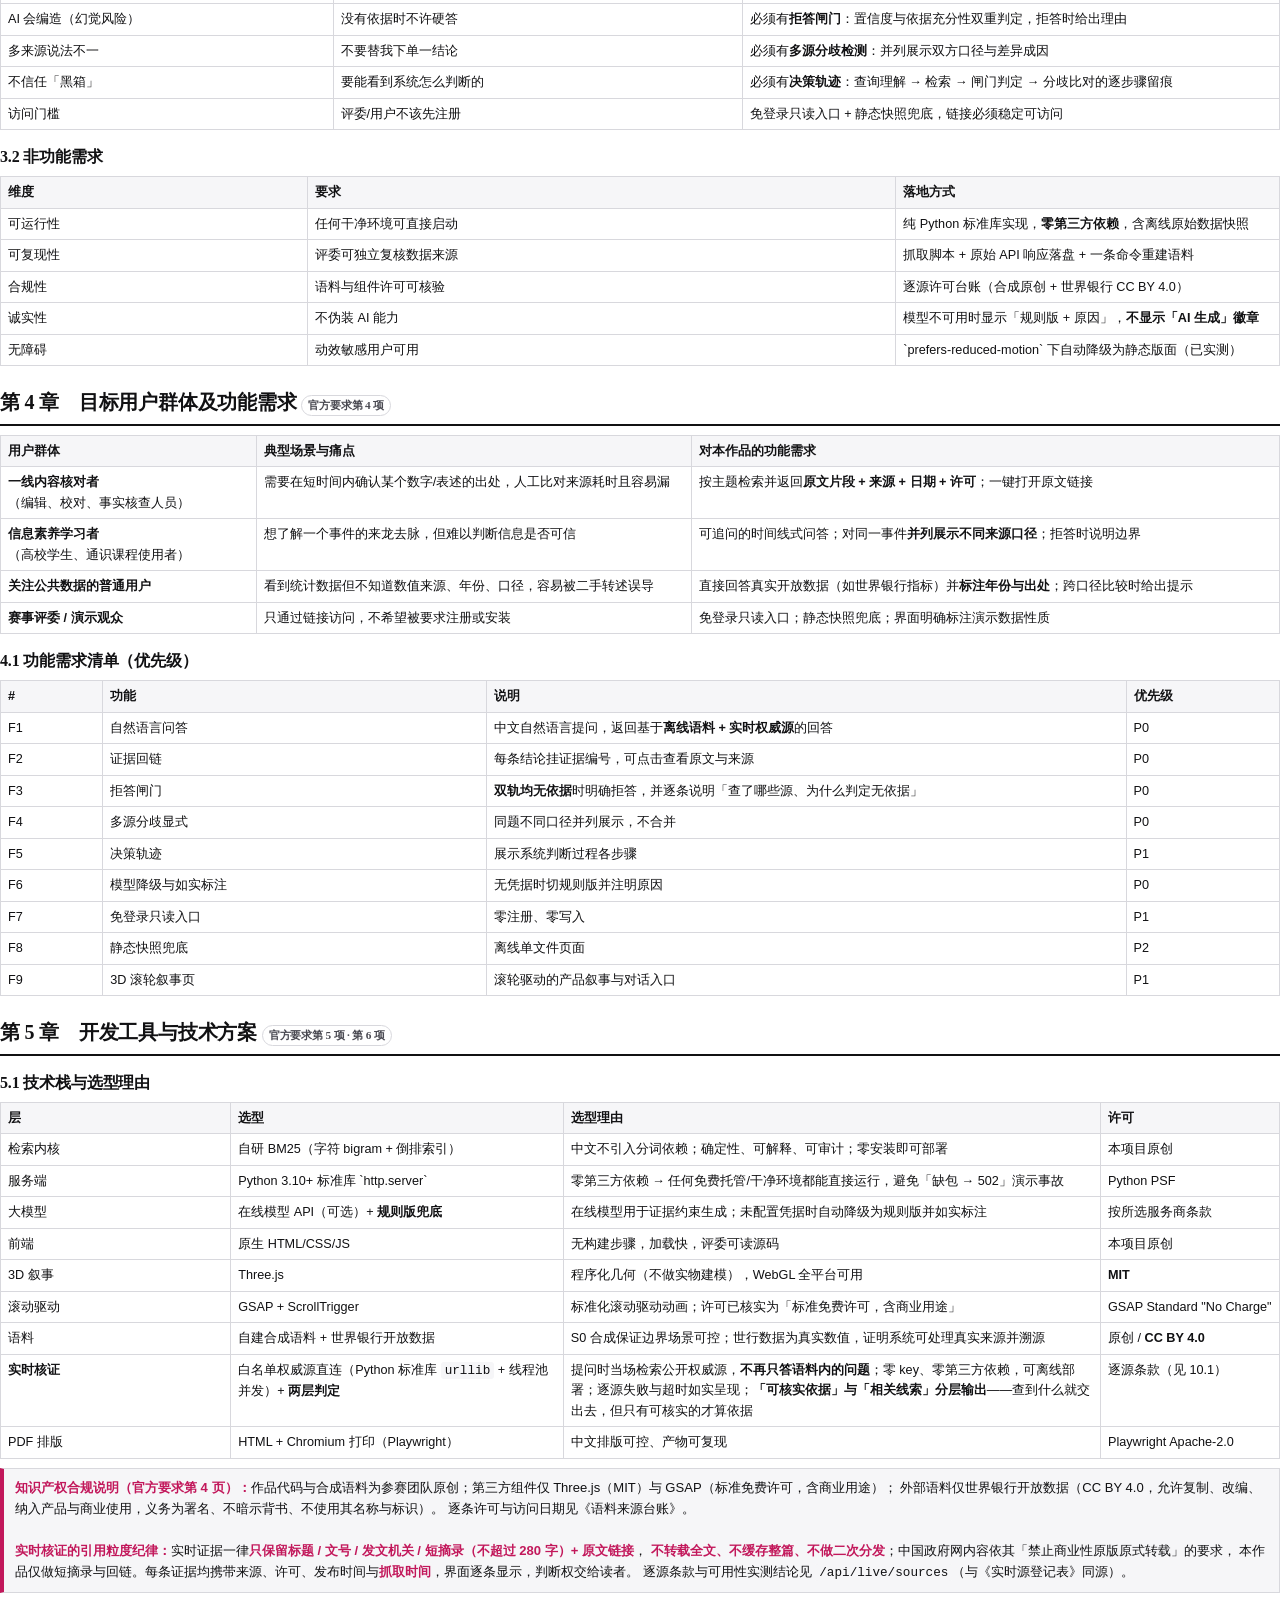
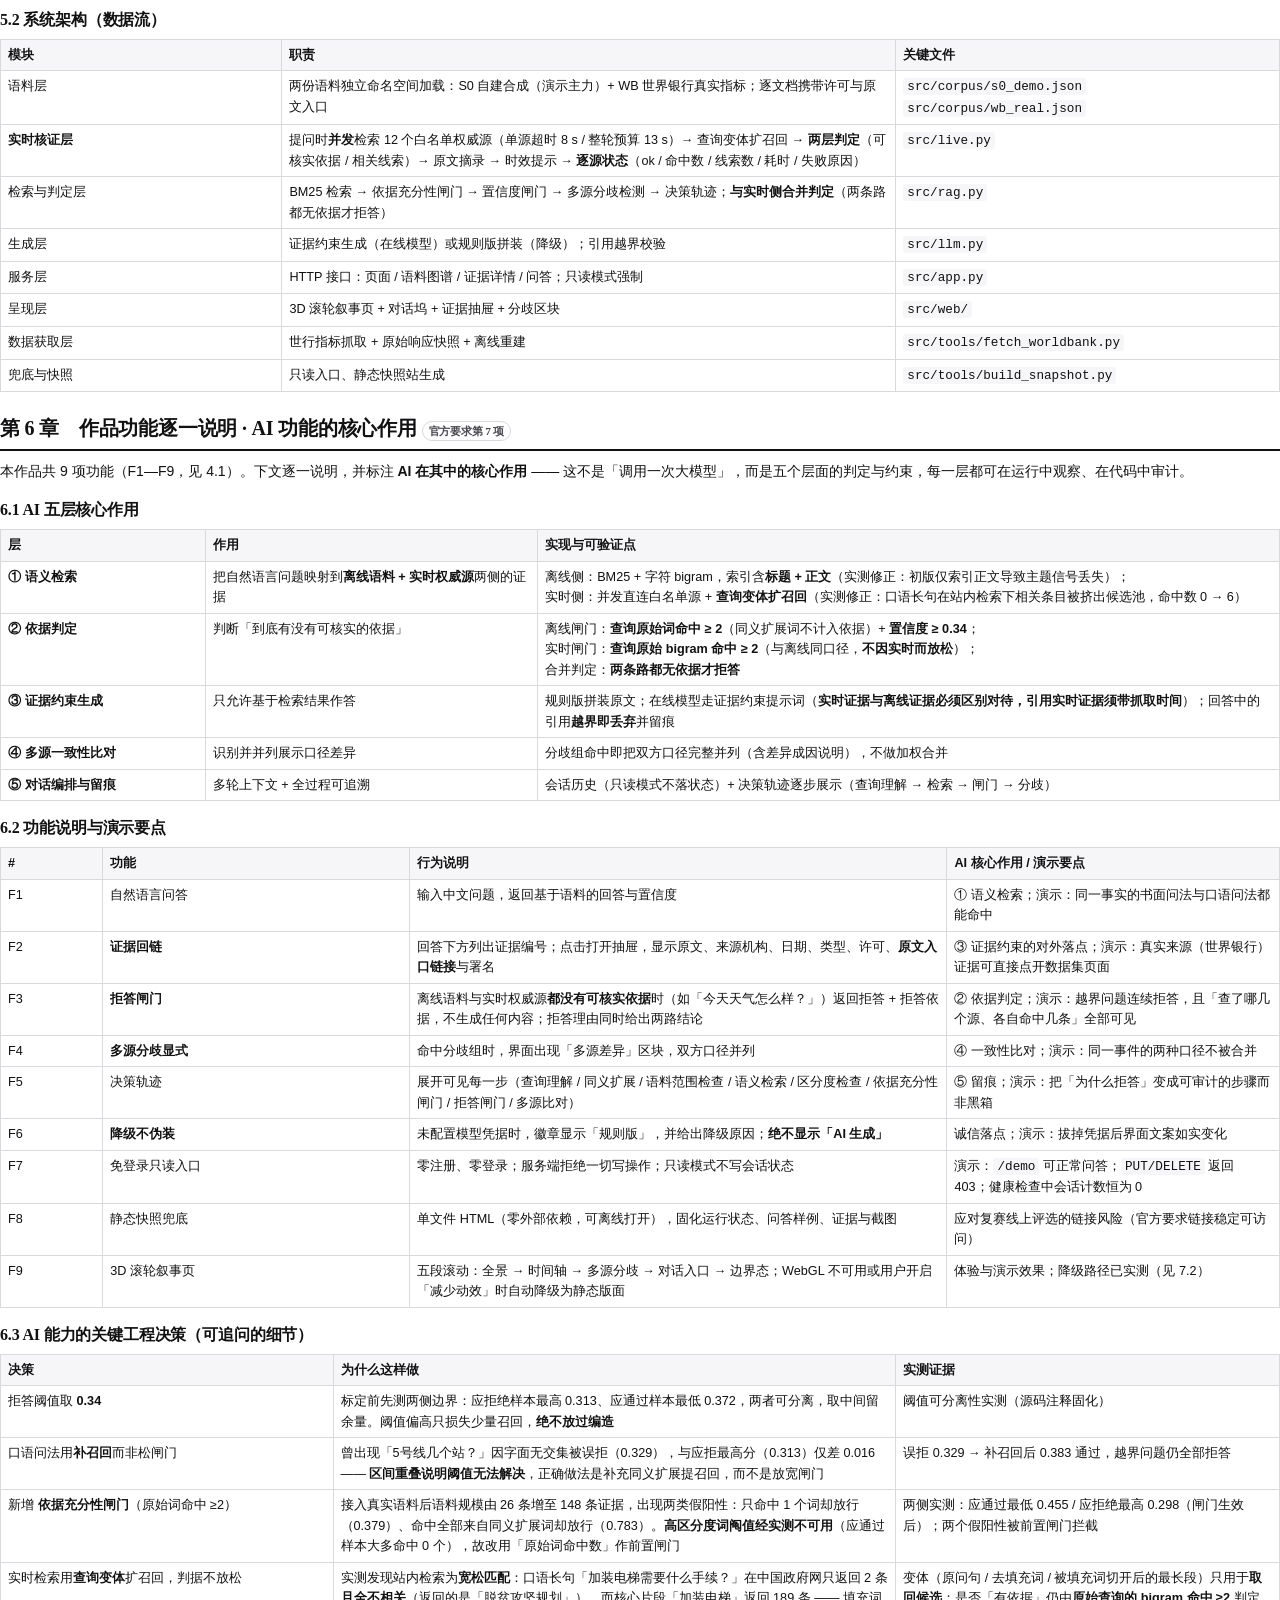
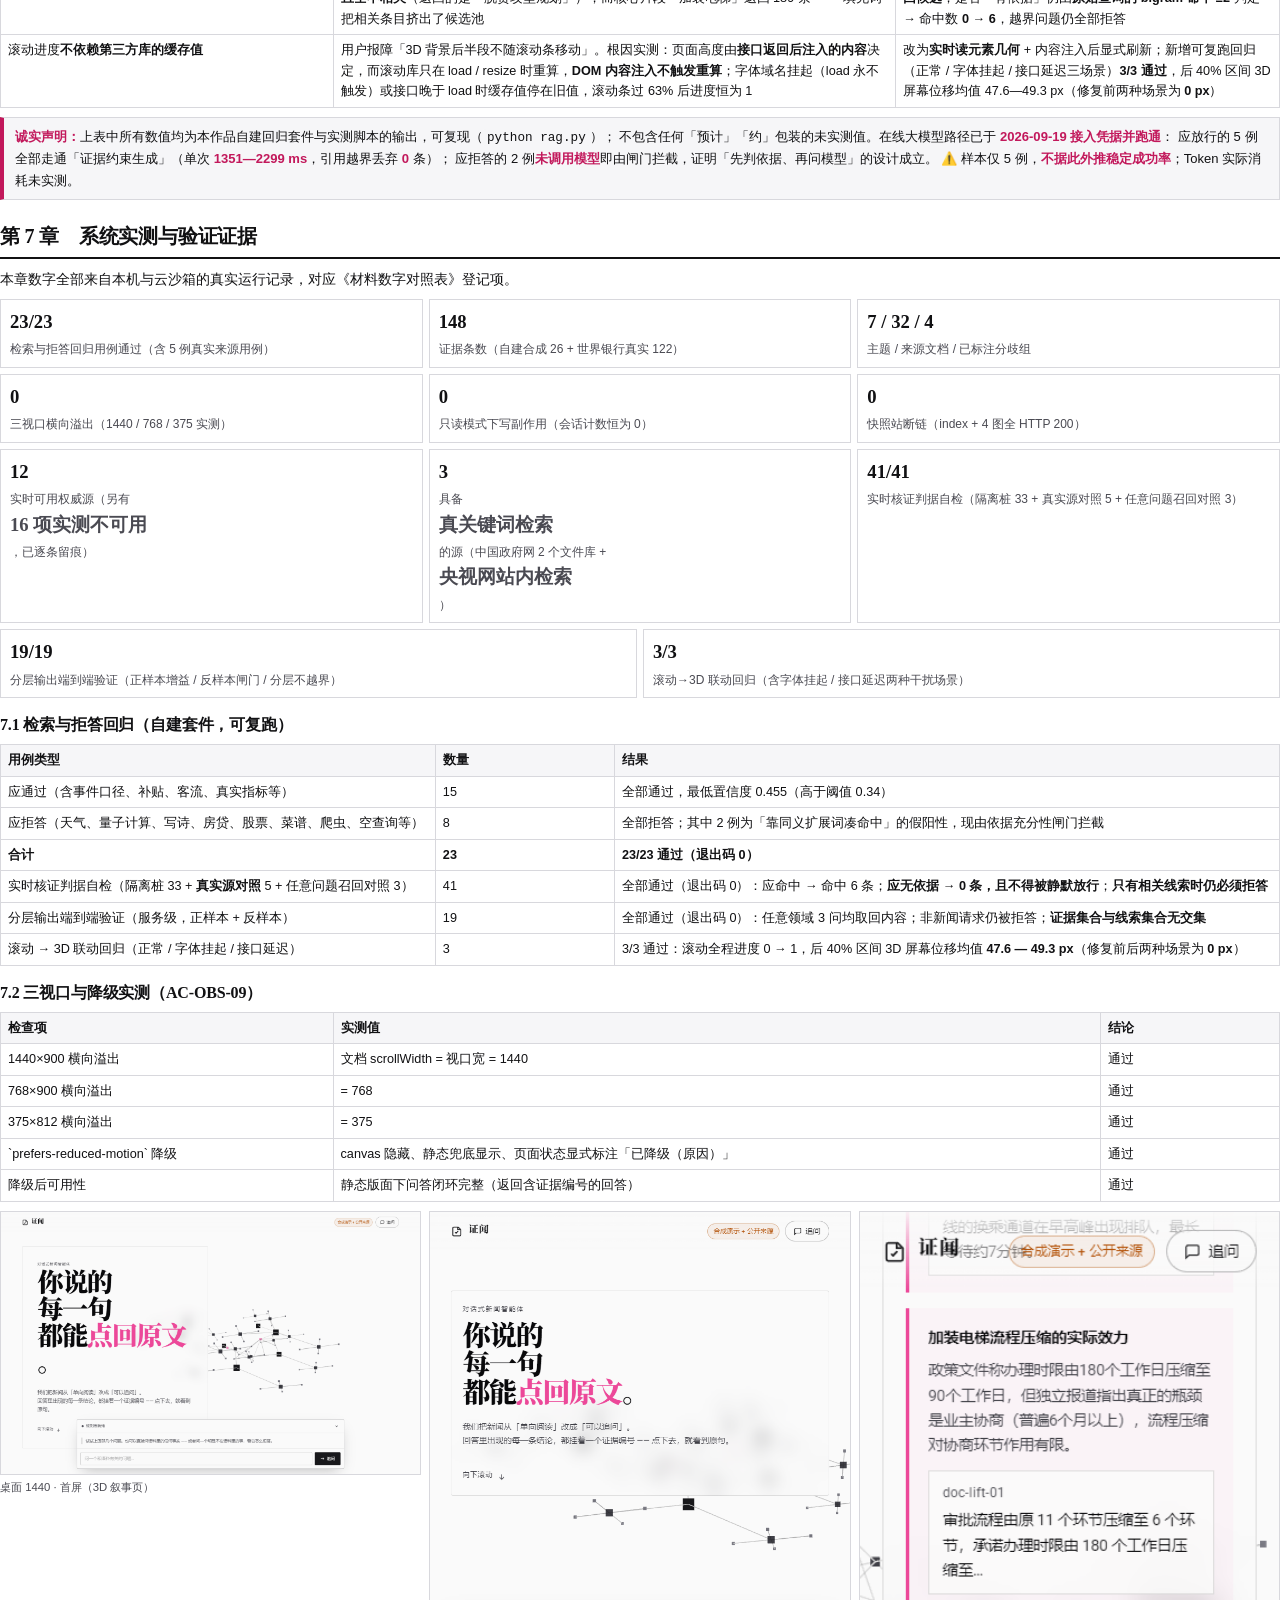
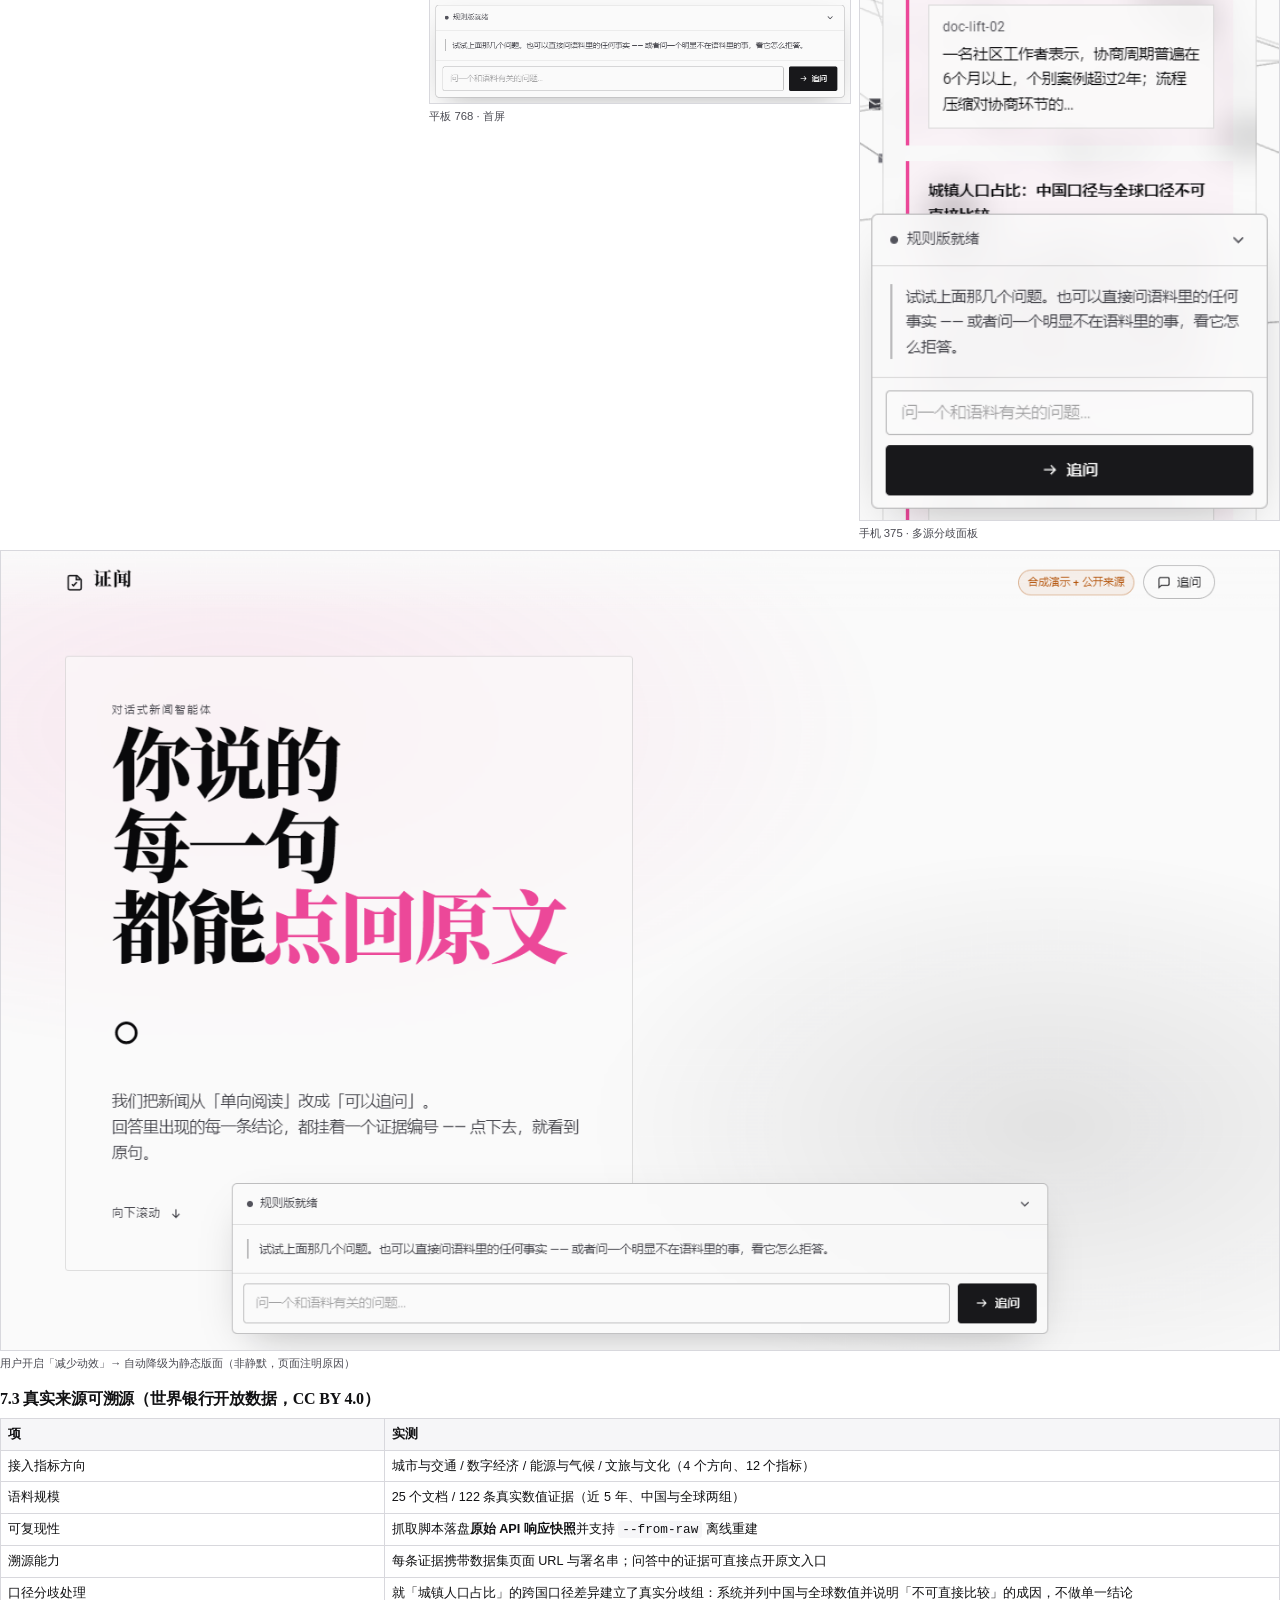
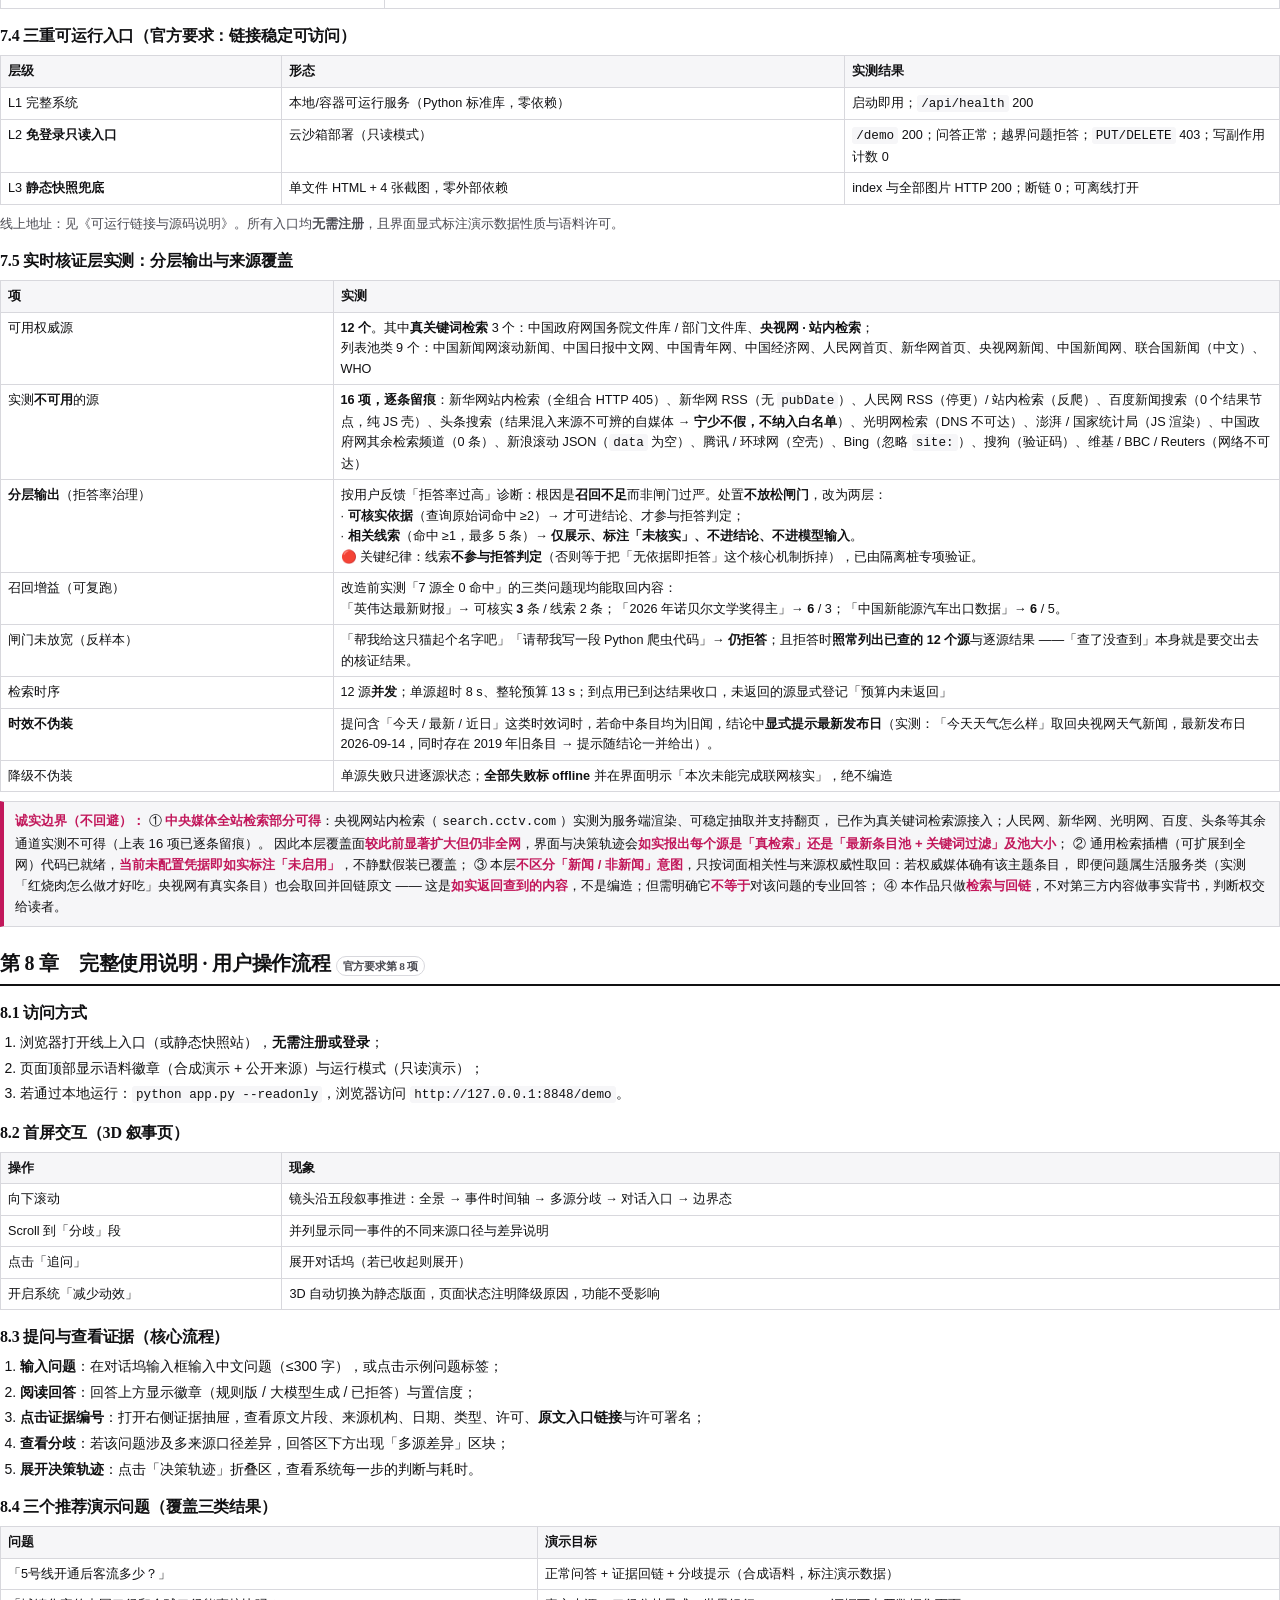
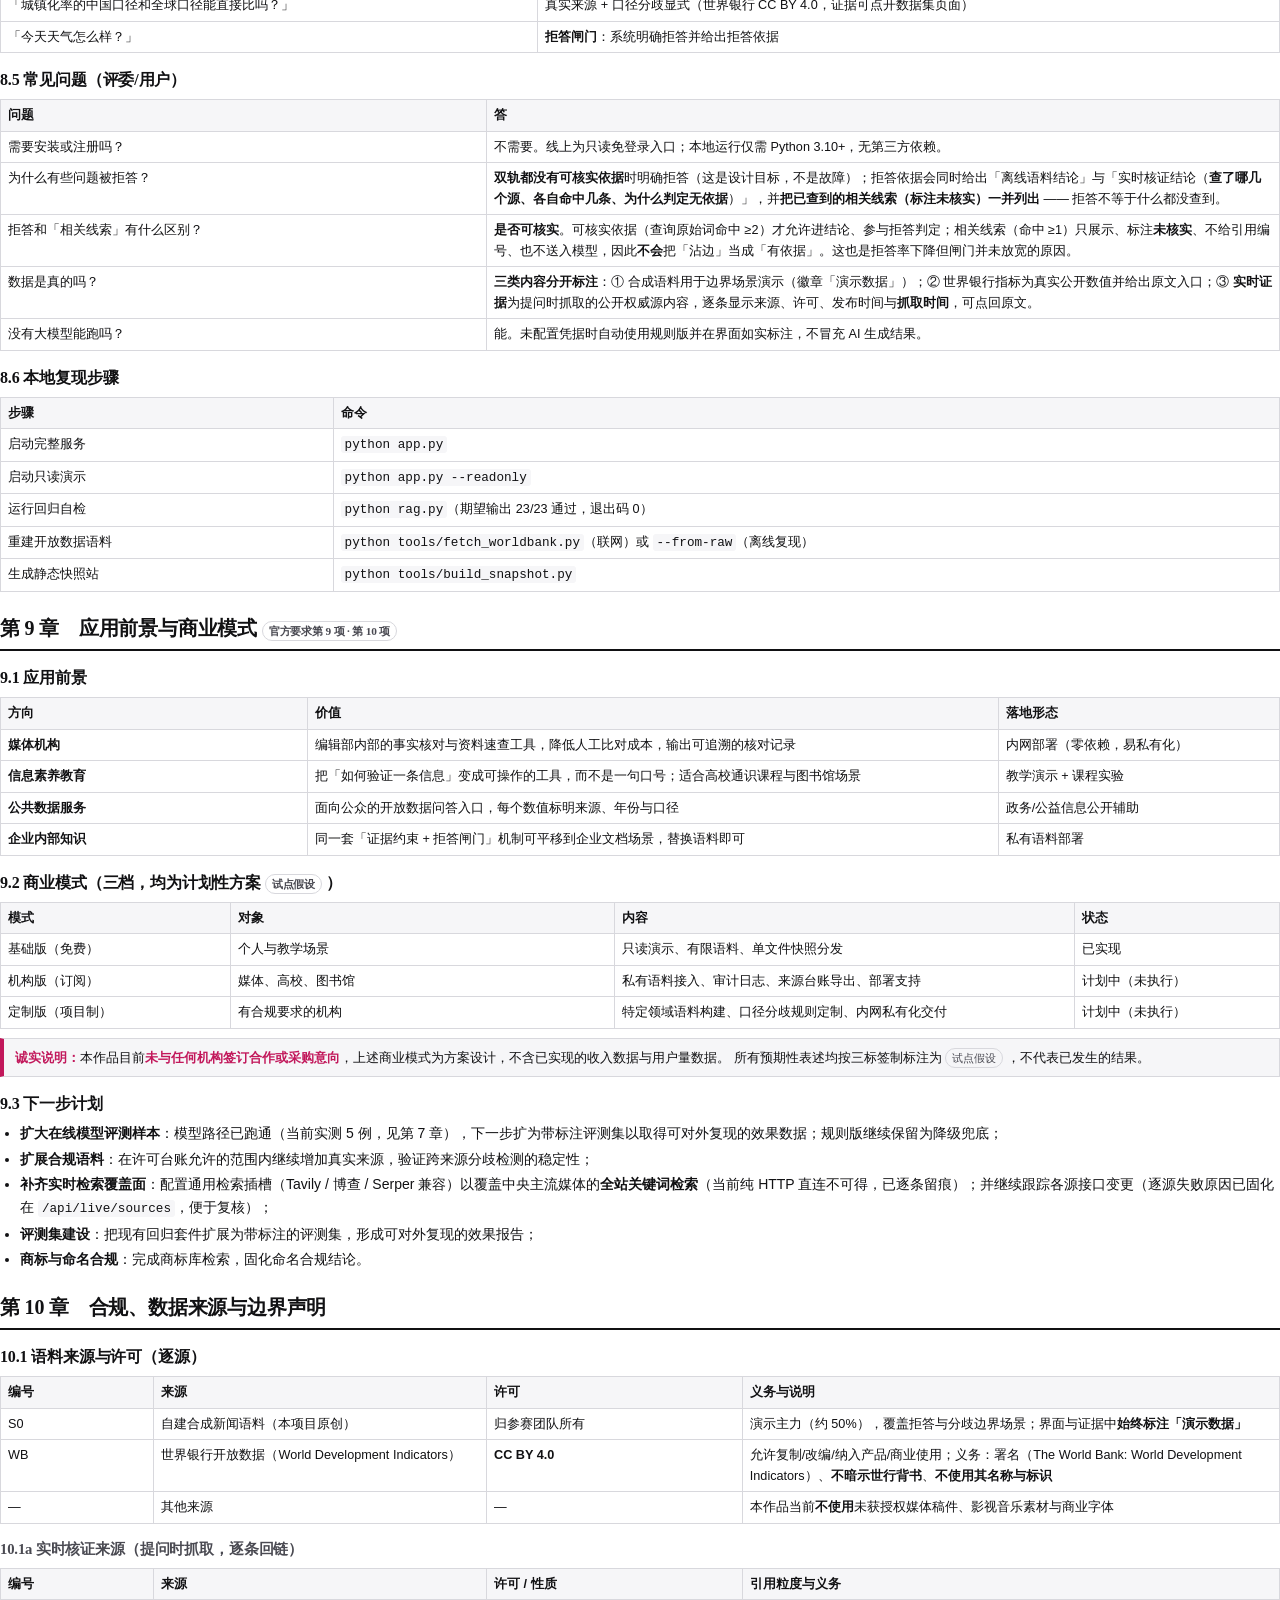
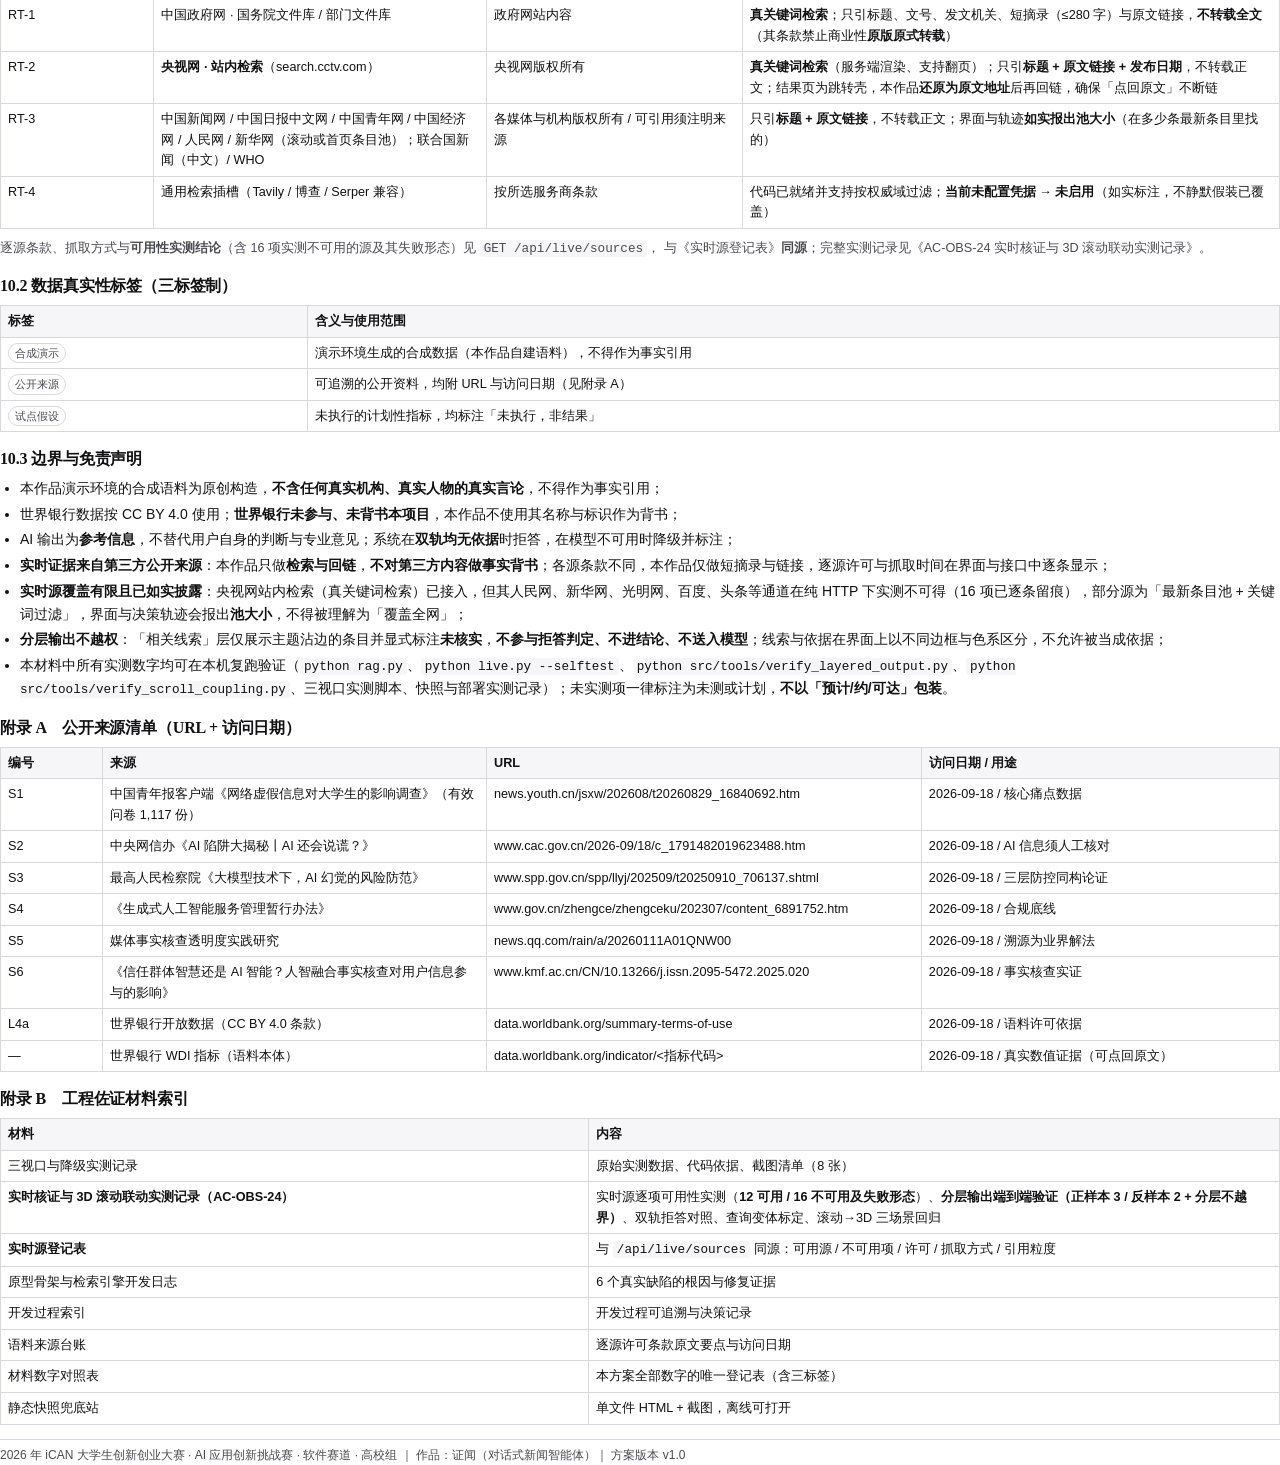
<file: src/report/plan.html>
<!DOCTYPE html>
<html lang="zh-CN">
<head>
<meta charset="UTF-8">
<title>证闻 · 应用方案</title>
<style>
  /* ===== 打印排版：A4 / 中文系统字体 / 页边距由 playwright 控制 ===== */
  :root{ --ink:#111113; --sec:#4a4a52; --line:#d8d8dd; --accent:#c2185b; --soft:#f6f6f8; }
  *{ box-sizing:border-box; }
  body{
    margin:0; color:var(--ink); background:#fff;
    font-family:"Microsoft YaHei","PingFang SC","Hiragino Sans GB",sans-serif;
    font-size:10.5pt; line-height:1.62;
  }
  h1,h2,h3,h4{ font-family:"SimSun","Songti SC",serif; letter-spacing:-.01em; }
  h1{ font-size:25pt; line-height:1.24; margin:0 0 10px; }
  h2{ font-size:15pt; margin:20px 0 9px; padding-bottom:5px; border-bottom:2px solid var(--ink); }
  h3{ font-size:12pt; margin:14px 0 5px; }
  h4{ font-size:10.5pt; margin:10px 0 4px; color:var(--sec); }
  p{ margin:0 0 7px; }
  ul,ol{ margin:5px 0 8px; padding-left:20px; }
  li{ margin-bottom:3px; }
  code{ font-family:Consolas,"Courier New",monospace; font-size:9.5pt; background:var(--soft); padding:1px 4px; border-radius:3px; }
  /* 长表允许跨页（行内不断开），避免整张表被推到下一页而留下大片空白页；
     页数上限 20 是官方硬约束，必须留住余量。 */
  table{ width:100%; border-collapse:collapse; margin:6px 0 9px; font-size:9.5pt; page-break-inside:auto; }
  tr{ page-break-inside:avoid; }
  th,td{ border:1px solid var(--line); padding:5px 7px; text-align:left; vertical-align:top; }
  th{ background:var(--soft); font-weight:600; }
  .cover{ padding:6mm 0 0; }
  .cover .rule{ height:5px; background:var(--ink); width:74mm; margin:0 0 16px; }
  .cover .event{ font-size:10pt; color:var(--sec); margin-bottom:22px; }
  .cover .tagline{ font-size:12pt; color:var(--ink); margin:14px 0 4px; }
  .cover .meta{ margin-top:26px; font-size:9.5pt; color:var(--sec); }
  .box{ border:1px solid var(--line); border-left:4px solid var(--accent); background:var(--soft);
        padding:8px 11px; margin:8px 0; font-size:9.8pt; page-break-inside:avoid; }
  .box b{ color:var(--accent); }
  .tag{ display:inline-block; font-size:8.5pt; border:1px solid var(--line); border-radius:999px;
        padding:0 6px; color:var(--sec); margin-right:4px; white-space:nowrap; }
  .kpi{ display:flex; flex-wrap:wrap; gap:6px; margin:8px 0 11px; }
  .kpi div{ flex:1 1 30%; border:1px solid var(--line); padding:7px 9px; }
  .kpi b{ display:block; font-size:14pt; font-family:"SimSun",serif; }
  .kpi span{ font-size:9pt; color:var(--sec); }
  .figs{ display:flex; gap:8px; margin:8px 0 6px; }
  .figs figure{ flex:1; margin:0; }
  .figs img{ width:100%; border:1px solid var(--line); display:block; }
  .figs figcaption{ font-size:8.5pt; color:var(--sec); margin-top:3px; }
  .two{ display:flex; gap:14px; }
  .two > div{ flex:1; }
  .pagebreak{ page-break-before:always; }
  .avoid{ page-break-inside:avoid; }
  .foot{ font-size:9pt; color:var(--sec); border-top:1px solid var(--line); margin-top:14px; padding-top:6px; }
</style>
</head>
<body>

<!-- ══════════════ 封面 ══════════════ -->
<section class="cover">
  <div class="rule"></div>
  <div class="event">2026 年 iCAN 大学生创新创业大赛 · AI 应用创新挑战赛 · 软件赛道 · 高校组</div>
  <h1>证闻<br><span style="font-size:15pt;font-weight:400;color:var(--sec)">对话式新闻智能体 · 应用方案</span></h1>
  <p class="tagline">把新闻从「单向阅读」变成「可追问、可溯源」—— 每一条结论都能点回原文。</p>
  <p style="color:var(--sec);font-size:9.8pt">
    作品名「证闻」＝求证 + 新闻，谐音「正文」；强调「核实」而非「听说」，
    直接对应本作品的两项核心机制：<b>拒答闸门</b>与<b>证据回链</b>。
  </p>
  <div class="meta">
    提交日期：2026-09-30（截止日）｜ 材料版本：v1.0<br>
    作品形态：Agent 智能体 / 网页应用（可运行服务 + 免登录只读入口 + 静态快照兜底）<br>
    团队规模：2—5 人（以大赛官网报名信息为准）
  </div>
</section>

<!-- ══════════════ 第 1 章 ══════════════ -->
<h2>第 1 章　项目背景 <span class="tag">官方要求第 1 项</span></h2>

<p>
  新闻的消费方式在过去十年被重塑了两次：第一次是「从纸面到信息流」，阅读变得即时；第二次是「从信息流到对话」，
  获取信息的方式从「翻找」变成了「提问」。当生成式人工智能可以在一秒内写出一段读起来完全合理的解释时，
  新闻业面对的问题已经不再是「内容够不够多」，而是 —— <b>读者凭什么相信这条结论？</b>
</p>

<p>
  本作品面向「文化娱乐 · 会话问答」场景，做的是一个很窄、但很硬的产品判断：
  <b>一个不能说「我不知道」的信息助手，不值得信任。</b>
  因此「证闻」不把目标定为「回答更多问题」，而是定为「让每一个回答都能被验证」：
</p>

<ul>
  <li><b>可追问</b>：用户可以用自然语言连续追问同一事件，系统维持在统一的事实基础上回答；</li>
  <li><b>可溯源</b>：回答中出现的每一条结论都挂载证据编号，点击即可看到原文片段、来源机构、日期与许可；</li>
  <li><b>有边界</b>：系统<b>双轨检索</b>（离线固定语料 + 提问时实时抓取公开权威源）；<b>两条路都没有可核实依据时明确拒答</b>并给出拒答依据，而不是生成一段听起来合理的内容；</li>
  <li><b>显分歧</b>：多来源表述不一致时，系统把不同口径<b>并列展示</b>并说明差异成因，不替用户合并成单一结论。</li>
</ul>

<div class="box">
  <b>技术路线选择依据（2026 年评分口径）：</b>2026 年官方评分对技术实现的要求为「技术路线是否合理，AI 能力在作品中的运用深度，
  系统运行是否稳定、高效」——本作品的 AI 能力不是外挂式调用，而是深入参与「检索 → 判定 → 生成/拒答 → 分歧比对 → 留痕」全链路，
  每一条链路都有可复现的实测证据（见第 6、7 章）。
</div>

<!-- ══════════════ 第 2 章 ══════════════ -->
<h2>第 2 章　当前存在的痛点问题 <span class="tag">官方要求第 2 项</span></h2>

<h3>2.1 用户侧：不是「看不到信息」，而是「分不清真假」</h3>

<table>
  <tr><th style="width:34%">公开调研数据</th><th>结果</th><th style="width:14%">标签</th></tr>
  <tr><td>刷到过网络虚假信息</td><td><b>93.82%</b></td><td><span class="tag">公开来源</span></td></tr>
  <tr><td>曾被虚假信息误导</td><td><b>61.92%</b></td><td><span class="tag">公开来源</span></td></tr>
  <tr><td>因虚假信息造成财产损失</td><td><b>14.50%</b></td><td><span class="tag">公开来源</span></td></tr>
  <tr><td>被误导的主因：<b>信息真伪难以分辨</b></td><td><b>54.08%</b>（最高占比选项）</td><td><span class="tag">公开来源</span></td></tr>
</table>

<p>
  来源：中国青年报客户端《网络虚假信息对大学生的影响调查》（有效问卷 1,117 份，2026-08-29 发布；
  URL 与访问日期见附录 A）。<b>限定说明</b>：该调查样本为大学生群体，不等于全年龄段网民数据；
  本材料仅将其用于论证「真伪难辨」这一痛点，<b>不外推为全体网民比例</b>。
</p>

<p>
  这组数字指向的痛点非常具体：<b>54.08% 的受访者把「分不清真假」列为被误导的首要原因</b>。
  也就是说，用户缺的不是内容供给，而是 <b>可验证性</b> —— 一条信息能不能被快速核实、能不能看到它从哪来。
</p>

<h3>2.2 行业侧：权威机构给出的解法与本作品同构</h3>

<table>
  <tr><th style="width:30%">来源（公开）</th><th>核心表述</th><th style="width:14%">标签</th></tr>
  <tr>
    <td>最高人民检察院《大模型技术下，AI 幻觉的风险防范》</td>
    <td>提出三层防控：<b>内部语料库 + 检索增强</b> → <b>多模型交叉验证</b> → <b>全过程留痕</b>，并强调「人工主导、AI 辅助」</td>
    <td><span class="tag">公开来源</span></td>
  </tr>
  <tr>
    <td>中央网信办《AI 陷阱大揭秘丨AI 还会说谎？》</td>
    <td>AI 生成信息须人工核对；专业文书与重要决策不得直接照搬生成内容</td>
    <td><span class="tag">公开来源</span></td>
  </tr>
  <tr>
    <td>媒体事实核查实践研究（澎湃明查透明度研究）</td>
    <td>透明度与溯源被公认为事实核查的关键手段</td>
    <td><span class="tag">公开来源</span></td>
  </tr>
  <tr>
    <td>《生成式人工智能服务管理暂行办法》</td>
    <td>生成式 AI 服务需依法合规提供，不得生成虚假有害信息</td>
    <td><span class="tag">公开来源</span></td>
  </tr>
</table>

<div class="box">
  <b>关键判断：</b>最高检提出的三层防控（内部语料库 + RAG → 多模型交叉验证 → 全过程留痕）与本作品的技术设计
  <b>高度同构</b> —— 这不是事后附会，而是「先有合规与可信的工程直觉，再找到权威依据相互印证」。
  这也是本作品「技术路线合理性」最有力的外部背书。
</div>

<h3>2.3 现有产品的缺口</h3>
<ul>
  <li><b>通用对话式 AI</b>：能流畅回答，但<b>不告诉你依据在哪</b>，也无法区分「语料里有」与「模型凑出来的」；</li>
  <li><b>搜索引擎</b>：能给出链接列表，但<b>不承担结论责任</b>，需要用户自己逐条比对；</li>
  <li><b>新闻客户端</b>：内容是单向的，<b>无法追问</b>，也无法就同一事件并列呈现多来源口径差异。</li>
</ul>
<p>三者共同缺的那一环，正是本作品的设计中心：<b>把「依据」变成产品的一等公民</b>。</p>

<!-- ══════════════ 第 3 章 ══════════════ -->
<h2>第 3 章　需求分析 <span class="tag">官方要求第 3 项</span></h2>

<h3>3.1 需求推导（从痛点到功能约束）</h3>
<table>
  <tr><th style="width:26%">用户痛点</th><th style="width:32%">需求描述</th><th>对产品的硬性约束</th></tr>
  <tr>
    <td>分不清真假（54.08%）</td>
    <td>每条结论都要能验证</td>
    <td>回答必须携带证据编号；证据必须可回链到原文与来源信息</td>
  </tr>
  <tr>
    <td>AI 会编造（幻觉风险）</td>
    <td>没有依据时不许硬答</td>
    <td>必须有<b>拒答闸门</b>：置信度与依据充分性双重判定，拒答时给出理由</td>
  </tr>
  <tr>
    <td>多来源说法不一</td>
    <td>不要替我下单一结论</td>
    <td>必须有<b>多源分歧检测</b>：并列展示双方口径与差异成因</td>
  </tr>
  <tr>
    <td>不信任「黑箱」</td>
    <td>要能看到系统怎么判断的</td>
    <td>必须有<b>决策轨迹</b>：查询理解 → 检索 → 闸门判定 → 分歧比对的逐步骤留痕</td>
  </tr>
  <tr>
    <td>访问门槛</td>
    <td>评委/用户不该先注册</td>
    <td>免登录只读入口 + 静态快照兜底，链接必须稳定可访问</td>
  </tr>
</table>

<h3>3.2 非功能需求</h3>
<table>
  <tr><th style="width:24%">维度</th><th>要求</th><th style="width:30%">落地方式</th></tr>
  <tr><td>可运行性</td><td>任何干净环境可直接启动</td><td>纯 Python 标准库实现，<b>零第三方依赖</b>，含离线原始数据快照</td></tr>
  <tr><td>可复现性</td><td>评委可独立复核数据来源</td><td>抓取脚本 + 原始 API 响应落盘 + 一条命令重建语料</td></tr>
  <tr><td>合规性</td><td>语料与组件许可可核验</td><td>逐源许可台账（合成原创 + 世界银行 CC BY 4.0）</td></tr>
  <tr><td>诚实性</td><td>不伪装 AI 能力</td><td>模型不可用时显示「规则版 + 原因」，<b>不显示「AI 生成」徽章</b></td></tr>
  <tr><td>无障碍</td><td>动效敏感用户可用</td><td>`prefers-reduced-motion` 下自动降级为静态版面（已实测）</td></tr>
</table>

<!-- ══════════════ 第 4 章 ══════════════ -->
<h2>第 4 章　目标用户群体及功能需求 <span class="tag">官方要求第 4 项</span></h2>

<table>
  <tr><th style="width:20%">用户群体</th><th style="width:34%">典型场景与痛点</th><th>对本作品的功能需求</th></tr>
  <tr>
    <td><b>一线内容核对者</b><br>（编辑、校对、事实核查人员）</td>
    <td>需要在短时间内确认某个数字/表述的出处，人工比对来源耗时且容易漏</td>
    <td>按主题检索并返回<b>原文片段 + 来源 + 日期 + 许可</b>；一键打开原文链接</td>
  </tr>
  <tr>
    <td><b>信息素养学习者</b><br>（高校学生、通识课程使用者）</td>
    <td>想了解一个事件的来龙去脉，但难以判断信息是否可信</td>
    <td>可追问的时间线式问答；对同一事件<b>并列展示不同来源口径</b>；拒答时说明边界</td>
  </tr>
  <tr>
    <td><b>关注公共数据的普通用户</b></td>
    <td>看到统计数据但不知道数值来源、年份、口径，容易被二手转述误导</td>
    <td>直接回答真实开放数据（如世界银行指标）并<b>标注年份与出处</b>；跨口径比较时给出提示</td>
  </tr>
  <tr>
    <td><b>赛事评委 / 演示观众</b></td>
    <td>只通过链接访问，不希望被要求注册或安装</td>
    <td>免登录只读入口；静态快照兜底；界面明确标注演示数据性质</td>
  </tr>
</table>

<h3>4.1 功能需求清单（优先级）</h3>
<table>
  <tr><th style="width:8%">#</th><th style="width:30%">功能</th><th>说明</th><th style="width:12%">优先级</th></tr>
  <tr><td>F1</td><td>自然语言问答</td><td>中文自然语言提问，返回基于<b>离线语料 + 实时权威源</b>的回答</td><td>P0</td></tr>
  <tr><td>F2</td><td>证据回链</td><td>每条结论挂证据编号，可点击查看原文与来源</td><td>P0</td></tr>
  <tr><td>F3</td><td>拒答闸门</td><td><b>双轨均无依据</b>时明确拒答，并逐条说明「查了哪些源、为什么判定无依据」</td><td>P0</td></tr>
  <tr><td>F4</td><td>多源分歧显式</td><td>同题不同口径并列展示，不合并</td><td>P0</td></tr>
  <tr><td>F5</td><td>决策轨迹</td><td>展示系统判断过程各步骤</td><td>P1</td></tr>
  <tr><td>F6</td><td>模型降级与如实标注</td><td>无凭据时切规则版并注明原因</td><td>P0</td></tr>
  <tr><td>F7</td><td>免登录只读入口</td><td>零注册、零写入</td><td>P1</td></tr>
  <tr><td>F8</td><td>静态快照兜底</td><td>离线单文件页面</td><td>P2</td></tr>
  <tr><td>F9</td><td>3D 滚轮叙事页</td><td>滚轮驱动的产品叙事与对话入口</td><td>P1</td></tr>
</table>

<!-- ══════════════ 第 5 章 ══════════════ -->
<h2 class="pagebreak">第 5 章　开发工具与技术方案 <span class="tag">官方要求第 5 项 · 第 6 项</span></h2>

<h3>5.1 技术栈与选型理由</h3>
<table>
  <tr><th style="width:18%">层</th><th style="width:26%">选型</th><th>选型理由</th><th style="width:14%">许可</th></tr>
  <tr><td>检索内核</td><td>自研 BM25（字符 bigram + 倒排索引）</td><td>中文不引入分词依赖；确定性、可解释、可审计；零安装即可部署</td><td>本项目原创</td></tr>
  <tr><td>服务端</td><td>Python 3.10+ 标准库 `http.server`</td><td>零第三方依赖 → 任何免费托管/干净环境都能直接运行，避免「缺包 → 502」演示事故</td><td>Python PSF</td></tr>
  <tr><td>大模型</td><td>在线模型 API（可选）+ <b>规则版兜底</b></td><td>在线模型用于证据约束生成；未配置凭据时自动降级为规则版并如实标注</td><td>按所选服务商条款</td></tr>
  <tr><td>前端</td><td>原生 HTML/CSS/JS</td><td>无构建步骤，加载快，评委可读源码</td><td>本项目原创</td></tr>
  <tr><td>3D 叙事</td><td>Three.js</td><td>程序化几何（不做实物建模），WebGL 全平台可用</td><td><b>MIT</b></td></tr>
  <tr><td>滚动驱动</td><td>GSAP + ScrollTrigger</td><td>标准化滚动驱动动画；许可已核实为「标准免费许可，含商业用途」</td><td>GSAP Standard "No Charge"</td></tr>
  <tr><td>语料</td><td>自建合成语料 + 世界银行开放数据</td><td>S0 合成保证边界场景可控；世行数据为真实数值，证明系统可处理真实来源并溯源</td><td>原创 / <b>CC BY 4.0</b></td></tr>
  <tr><td><b>实时核证</b></td><td>白名单权威源直连（Python 标准库 <code>urllib</code> + 线程池并发）+ <b>两层判定</b></td><td>提问时当场检索公开权威源，<b>不再只答语料内的问题</b>；零 key、零第三方依赖，可离线部署；逐源失败与超时如实呈现；<b>「可核实依据」与「相关线索」分层输出</b>——查到什么就交出去，但只有可核实的才算依据</td><td>逐源条款（见 10.1）</td></tr>
  <tr><td>PDF 排版</td><td>HTML + Chromium 打印（Playwright）</td><td>中文排版可控、产物可复现</td><td>Playwright Apache-2.0</td></tr>
</table>

<div class="box">
  <b>知识产权合规说明（官方要求第 4 页）：</b>作品代码与合成语料为参赛团队原创；第三方组件仅 Three.js（MIT）与 GSAP（标准免费许可，含商业用途）；
  外部语料仅世界银行开放数据（CC BY 4.0，允许复制、改编、纳入产品与商业使用，义务为署名、不暗示背书、不使用其名称与标识）。
  逐条许可与访问日期见《语料来源台账》。
  <br><br>
  <b>实时核证的引用粒度纪律：</b>实时证据一律<b>只保留标题 / 文号 / 发文机关 / 短摘录（不超过 280 字）+ 原文链接</b>，
  <b>不转载全文、不缓存整篇、不做二次分发</b>；中国政府网内容依其「禁止商业性原版原式转载」的要求，
  本作品仅做短摘录与回链。每条证据均携带来源、许可、发布时间与<b>抓取时间</b>，界面逐条显示，判断权交给读者。
  逐源条款与可用性实测结论见 <code>/api/live/sources</code>（与《实时源登记表》同源）。
</div>

<h3>5.2 系统架构（数据流）</h3>
<table>
  <tr><th style="width:22%">模块</th><th>职责</th><th style="width:30%">关键文件</th></tr>
  <tr><td>语料层</td><td>两份语料独立命名空间加载：S0 自建合成（演示主力）+ WB 世界银行真实指标；逐文档携带许可与原文入口</td><td><code>src/corpus/s0_demo.json</code><br><code>src/corpus/wb_real.json</code></td></tr>
  <tr><td><b>实时核证层</b></td><td>提问时<b>并发</b>检索 12 个白名单权威源（单源超时 8 s / 整轮预算 13 s）→ 查询变体扩召回 → <b>两层判定</b>（可核实依据 / 相关线索）→ 原文摘录 → 时效提示 → <b>逐源状态</b>（ok / 命中数 / 线索数 / 耗时 / 失败原因）</td><td><code>src/live.py</code></td></tr>
  <tr><td>检索与判定层</td><td>BM25 检索 → 依据充分性闸门 → 置信度闸门 → 多源分歧检测 → 决策轨迹；<b>与实时侧合并判定</b>（两条路都无依据才拒答）</td><td><code>src/rag.py</code></td></tr>
  <tr><td>生成层</td><td>证据约束生成（在线模型）或规则版拼装（降级）；引用越界校验</td><td><code>src/llm.py</code></td></tr>
  <tr><td>服务层</td><td>HTTP 接口：页面 / 语料图谱 / 证据详情 / 问答；只读模式强制</td><td><code>src/app.py</code></td></tr>
  <tr><td>呈现层</td><td>3D 滚轮叙事页 + 对话坞 + 证据抽屉 + 分歧区块</td><td><code>src/web/</code></td></tr>
  <tr><td>数据获取层</td><td>世行指标抓取 + 原始响应快照 + 离线重建</td><td><code>src/tools/fetch_worldbank.py</code></td></tr>
  <tr><td>兜底与快照</td><td>只读入口、静态快照站生成</td><td><code>src/tools/build_snapshot.py</code></td></tr>
</table>

<!-- ══════════════ 第 6 章 ══════════════ -->
<h2>第 6 章　作品功能逐一说明 · AI 功能的核心作用 <span class="tag">官方要求第 7 项</span></h2>

<p>
  本作品共 9 项功能（F1—F9，见 4.1）。下文逐一说明，并标注 <b>AI 在其中的核心作用</b> ——
  这不是「调用一次大模型」，而是五个层面的判定与约束，每一层都可在运行中观察、在代码中审计。
</p>

<h3>6.1 AI 五层核心作用</h3>
<table>
  <tr><th style="width:16%">层</th><th style="width:26%">作用</th><th>实现与可验证点</th></tr>
  <tr><td><b>① 语义检索</b></td><td>把自然语言问题映射到<b>离线语料 + 实时权威源</b>两侧的证据</td><td>离线侧：BM25 + 字符 bigram，索引含<b>标题 + 正文</b>（实测修正：初版仅索引正文导致主题信号丢失）；<br>实时侧：并发直连白名单源 + <b>查询变体扩召回</b>（实测修正：口语长句在站内检索下相关条目被挤出候选池，命中数 0 → 6）</td></tr>
  <tr><td><b>② 依据判定</b></td><td>判断「到底有没有可核实的依据」</td><td>离线闸门：<b>查询原始词命中 ≥ 2</b>（同义扩展词不计入依据）+ <b>置信度 ≥ 0.34</b>；<br>实时闸门：<b>查询原始 bigram 命中 ≥ 2</b>（与离线同口径，<b>不因实时而放松</b>）；<br>合并判定：<b>两条路都无依据才拒答</b></td></tr>
  <tr><td><b>③ 证据约束生成</b></td><td>只允许基于检索结果作答</td><td>规则版拼装原文；在线模型走证据约束提示词（<b>实时证据与离线证据必须区别对待，引用实时证据须带抓取时间</b>）；回答中的引用<b>越界即丢弃</b>并留痕</td></tr>
  <tr><td><b>④ 多源一致性比对</b></td><td>识别并并列展示口径差异</td><td>分歧组命中即把双方口径完整并列（含差异成因说明），不做加权合并</td></tr>
  <tr><td><b>⑤ 对话编排与留痕</b></td><td>多轮上下文 + 全过程可追溯</td><td>会话历史（只读模式不落状态）+ 决策轨迹逐步展示（查询理解 → 检索 → 闸门 → 分歧）</td></tr>
</table>

<h3>6.2 功能说明与演示要点</h3>
<table>
  <tr><th style="width:8%">#</th><th style="width:24%">功能</th><th>行为说明</th><th style="width:26%">AI 核心作用 / 演示要点</th></tr>
  <tr><td>F1</td><td>自然语言问答</td><td>输入中文问题，返回基于语料的回答与置信度</td><td>① 语义检索；演示：同一事实的书面问法与口语问法都能命中</td></tr>
  <tr><td>F2</td><td><b>证据回链</b></td><td>回答下方列出证据编号；点击打开抽屉，显示原文、来源机构、日期、类型、许可、<b>原文入口链接</b>与署名</td><td>③ 证据约束的对外落点；演示：真实来源（世界银行）证据可直接点开数据集页面</td></tr>
  <tr><td>F3</td><td><b>拒答闸门</b></td><td>离线语料与实时权威源<b>都没有可核实依据</b>时（如「今天天气怎么样？」）返回拒答 + 拒答依据，不生成任何内容；拒答理由同时给出两路结论</td><td>② 依据判定；演示：越界问题连续拒答，且「查了哪几个源、各自命中几条」全部可见</td></tr>
  <tr><td>F4</td><td><b>多源分歧显式</b></td><td>命中分歧组时，界面出现「多源差异」区块，双方口径并列</td><td>④ 一致性比对；演示：同一事件的两种口径不被合并</td></tr>
  <tr><td>F5</td><td>决策轨迹</td><td>展开可见每一步（查询理解 / 同义扩展 / 语料范围检查 / 语义检索 / 区分度检查 / 依据充分性闸门 / 拒答闸门 / 多源比对）</td><td>⑤ 留痕；演示：把「为什么拒答」变成可审计的步骤而非黑箱</td></tr>
  <tr><td>F6</td><td><b>降级不伪装</b></td><td>未配置模型凭据时，徽章显示「规则版」，并给出降级原因；<b>绝不显示「AI 生成」</b></td><td>诚信落点；演示：拔掉凭据后界面文案如实变化</td></tr>
  <tr><td>F7</td><td>免登录只读入口</td><td>零注册、零登录；服务端拒绝一切写操作；只读模式不写会话状态</td><td>演示：<code>/demo</code> 可正常问答；<code>PUT/DELETE</code> 返回 403；健康检查中会话计数恒为 0</td></tr>
  <tr><td>F8</td><td>静态快照兜底</td><td>单文件 HTML（零外部依赖，可离线打开），固化运行状态、问答样例、证据与截图</td><td>应对复赛线上评选的链接风险（官方要求链接稳定可访问）</td></tr>
  <tr><td>F9</td><td>3D 滚轮叙事页</td><td>五段滚动：全景 → 时间轴 → 多源分歧 → 对话入口 → 边界态；WebGL 不可用或用户开启「减少动效」时自动降级为静态版面</td><td>体验与演示效果；降级路径已实测（见 7.2）</td></tr>
</table>

<h3>6.3 AI 能力的关键工程决策（可追问的细节）</h3>
<table>
  <tr><th style="width:26%">决策</th><th>为什么这样做</th><th style="width:30%">实测证据</th></tr>
  <tr>
    <td>拒答阈值取 <b>0.34</b></td>
    <td>标定前先测两侧边界：应拒绝样本最高 0.313、应通过样本最低 0.372，两者可分离，取中间留余量。阈值偏高只损失少量召回，<b>绝不放过编造</b></td>
    <td>阈值可分离性实测（源码注释固化）</td>
  </tr>
  <tr>
    <td>口语问法用<b>补召回</b>而非松闸门</td>
    <td>曾出现「5号线几个站？」因字面无交集被误拒（0.329），与应拒最高分（0.313）仅差 0.016 —— <b>区间重叠说明阈值无法解决</b>，正确做法是补充同义扩展提召回，而不是放宽闸门</td>
    <td>误拒 0.329 → 补召回后 0.383 通过，越界问题仍全部拒答</td>
  </tr>
  <tr>
    <td>新增 <b>依据充分性闸门</b>（原始词命中 ≥2）</td>
    <td>接入真实语料后语料规模由 26 条增至 148 条证据，出现两类假阳性：只命中 1 个词却放行（0.379）、命中全部来自同义扩展词却放行（0.783）。<b>高区分度词阄值经实测不可用</b>（应通过样本大多命中 0 个），故改用「原始词命中数」作前置闸门</td>
    <td>两侧实测：应通过最低 0.455 / 应拒绝最高 0.298（闸门生效后）；两个假阳性被前置闸门拦截</td>
  </tr>
  <tr>
    <td>实时检索用<b>查询变体</b>扩召回，判据不放松</td>
    <td>实测发现站内检索为<b>宽松匹配</b>：口语长句「加装电梯需要什么手续？」在中国政府网只返回 2 条<b>且全不相关</b>（返回的是「脱贫攻坚规划」），而核心片段「加装电梯」返回 189 条 —— 填充词把相关条目挤出了候选池</td>
    <td>变体（原问句 / 去填充词 / 被填充词切开后的最长段）只用于<b>取回候选</b>；是否「有依据」仍由<b>原始查询的 bigram 命中 ≥2</b> 判定 → 命中数 <b>0 → 6</b>，越界问题仍全部拒答</td>
  </tr>
  <tr>
    <td>滚动进度<b>不依赖第三方库的缓存值</b></td>
    <td>用户报障「3D 背景后半段不随滚动条移动」。根因实测：页面高度由<b>接口返回后注入的内容</b>决定，而滚动库只在 load / resize 时重算，<b>DOM 内容注入不触发重算</b>；字体域名挂起（load 永不触发）或接口晚于 load 时缓存值停在旧值，滚动条过 63% 后进度恒为 1</td>
    <td>改为<b>实时读元素几何</b> + 内容注入后显式刷新；新增可复跑回归（正常 / 字体挂起 / 接口延迟三场景）<b>3/3 通过</b>，后 40% 区间 3D 屏幕位移均值 47.6—49.3 px（修复前两种场景为 <b>0 px</b>）</td>
  </tr>
</table>

<div class="box">
  <b>诚实声明：</b>上表中所有数值均为本作品自建回归套件与实测脚本的输出，可复现（<code>python rag.py</code>）；
  不包含任何「预计」「约」包装的未实测值。在线大模型路径已于 <b>2026-09-19 接入凭据并跑通</b>：
  应放行的 5 例全部走通「证据约束生成」（单次 <b>1351—2299 ms</b>，引用越界丢弃 <b>0</b> 条）；
  应拒答的 2 例<b>未调用模型</b>即由闸门拦截，证明「先判依据、再问模型」的设计成立。
  ⚠️ 样本仅 5 例，<b>不据此外推稳定成功率</b>；Token 实际消耗未实测。
</div>

<!-- ══════════════ 第 7 章 ══════════════ -->
<h2 class="pagebreak">第 7 章　系统实测与验证证据</h2>

<p>本章数字全部来自本机与云沙箱的真实运行记录，对应《材料数字对照表》登记项。</p>

<div class="kpi">
  <div><b>23/23</b><span>检索与拒答回归用例通过（含 5 例真实来源用例）</span></div>
  <div><b>148</b><span>证据条数（自建合成 26 + 世界银行真实 122）</span></div>
  <div><b>7 / 32 / 4</b><span>主题 / 来源文档 / 已标注分歧组</span></div>
  <div><b>0</b><span>三视口横向溢出（1440 / 768 / 375 实测）</span></div>
  <div><b>0</b><span>只读模式下写副作用（会话计数恒为 0）</span></div>
  <div><b>0</b><span>快照站断链（index + 4 图全 HTTP 200）</span></div>
  <div><b>12</b><span>实时可用权威源（另有 <b>16 项实测不可用</b>，已逐条留痕）</span></div>
  <div><b>3</b><span>具备<b>真关键词检索</b>的源（中国政府网 2 个文件库 + <b>央视网站内检索</b>）</span></div>
  <div><b>41/41</b><span>实时核证判据自检（隔离桩 33 + 真实源对照 5 + 任意问题召回对照 3）</span></div>
  <div><b>19/19</b><span>分层输出端到端验证（正样本增益 / 反样本闸门 / 分层不越界）</span></div>
  <div><b>3/3</b><span>滚动→3D 联动回归（含字体挂起 / 接口延迟两种干扰场景）</span></div>
</div>

<h3>7.1 检索与拒答回归（自建套件，可复跑）</h3>
<table>
  <tr><th style="width:34%">用例类型</th><th style="width:14%">数量</th><th>结果</th></tr>
  <tr><td>应通过（含事件口径、补贴、客流、真实指标等）</td><td>15</td><td>全部通过，最低置信度 0.455（高于阈值 0.34）</td></tr>
  <tr><td>应拒答（天气、量子计算、写诗、房贷、股票、菜谱、爬虫、空查询等）</td><td>8</td><td>全部拒答；其中 2 例为「靠同义扩展词凑命中」的假阳性，现由依据充分性闸门拦截</td></tr>
  <tr><td><b>合计</b></td><td><b>23</b></td><td><b>23/23 通过（退出码 0）</b></td></tr>
  <tr><td>实时核证判据自检（隔离桩 33 + <b>真实源对照</b> 5 + 任意问题召回对照 3）</td><td>41</td><td>全部通过（退出码 0）：应命中 → 命中 6 条；<b>应无依据 → 0 条，且不得被静默放行</b>；<b>只有相关线索时仍必须拒答</b></td></tr>
  <tr><td>分层输出端到端验证（服务级，正样本 + 反样本）</td><td>19</td><td>全部通过（退出码 0）：任意领域 3 问均取回内容；非新闻请求仍被拒答；<b>证据集合与线索集合无交集</b></td></tr>
  <tr><td>滚动 → 3D 联动回归（正常 / 字体挂起 / 接口延迟）</td><td>3</td><td>3/3 通过：滚动全程进度 0 → 1，后 40% 区间 3D 屏幕位移均值 <b>47.6 — 49.3 px</b>（修复前后两种场景为 <b>0 px</b>）</td></tr>
</table>

<h3>7.2 三视口与降级实测（AC-OBS-09）</h3>
<table>
  <tr><th style="width:26%">检查项</th><th>实测值</th><th style="width:14%">结论</th></tr>
  <tr><td>1440×900 横向溢出</td><td>文档 scrollWidth = 视口宽 = 1440</td><td>通过</td></tr>
  <tr><td>768×900 横向溢出</td><td>= 768</td><td>通过</td></tr>
  <tr><td>375×812 横向溢出</td><td>= 375</td><td>通过</td></tr>
  <tr><td>`prefers-reduced-motion` 降级</td><td>canvas 隐藏、静态兜底显示、页面状态显式标注「已降级（原因）」</td><td>通过</td></tr>
  <tr><td>降级后可用性</td><td>静态版面下问答闭环完整（返回含证据编号的回答）</td><td>通过</td></tr>
</table>

<div class="figs">
  <figure>
    <img src="assets/viewport-1440-s1.png" alt="桌面 1440 首屏">
    <figcaption>桌面 1440 · 首屏（3D 叙事页）</figcaption>
  </figure>
  <figure>
    <img src="assets/viewport-768-s1.png" alt="平板 768 首屏">
    <figcaption>平板 768 · 首屏</figcaption>
  </figure>
  <figure>
    <img src="assets/viewport-375-s3.png" alt="手机 375 分歧面板">
    <figcaption>手机 375 · 多源分歧面板</figcaption>
  </figure>
</div>
<div class="figs">
  <figure>
    <img src="assets/reduced-motion-1440.png" alt="减少动效静态版面">
    <figcaption>用户开启「减少动效」→ 自动降级为静态版面（非静默，页面注明原因）</figcaption>
  </figure>
</div>

<h3>7.3 真实来源可溯源（世界银行开放数据，CC BY 4.0）</h3>
<table>
  <tr><th style="width:30%">项</th><th>实测</th></tr>
  <tr><td>接入指标方向</td><td>城市与交通 / 数字经济 / 能源与气候 / 文旅与文化（4 个方向、12 个指标）</td></tr>
  <tr><td>语料规模</td><td>25 个文档 / 122 条真实数值证据（近 5 年、中国与全球两组）</td></tr>
  <tr><td>可复现性</td><td>抓取脚本落盘<b>原始 API 响应快照</b>并支持 <code>--from-raw</code> 离线重建</td></tr>
  <tr><td>溯源能力</td><td>每条证据携带数据集页面 URL 与署名串；问答中的证据可直接点开原文入口</td></tr>
  <tr><td>口径分歧处理</td><td>就「城镇人口占比」的跨国口径差异建立了真实分歧组：系统并列中国与全球数值并说明「不可直接比较」的成因，不做单一结论</td></tr>
</table>

<h3>7.4 三重可运行入口（官方要求：链接稳定可访问）</h3>
<table>
  <tr><th style="width:22%">层级</th><th>形态</th><th style="width:34%">实测结果</th></tr>
  <tr><td>L1 完整系统</td><td>本地/容器可运行服务（Python 标准库，零依赖）</td><td>启动即用；<code>/api/health</code> 200</td></tr>
  <tr><td>L2 <b>免登录只读入口</b></td><td>云沙箱部署（只读模式）</td><td><code>/demo</code> 200；问答正常；越界问题拒答；<code>PUT/DELETE</code> 403；写副作用计数 0</td></tr>
  <tr><td>L3 <b>静态快照兜底</b></td><td>单文件 HTML + 4 张截图，零外部依赖</td><td>index 与全部图片 HTTP 200；断链 0；可离线打开</td></tr>
</table>
<p style="font-size:9.5pt;color:var(--sec)">线上地址：见《可运行链接与源码说明》。所有入口均<b>无需注册</b>，且界面显式标注演示数据性质与语料许可。</p>

<h3>7.5 实时核证层实测：<b>分层输出</b>与来源覆盖</h3>
<table>
  <tr><th style="width:26%">项</th><th>实测</th></tr>
  <tr><td>可用权威源</td><td><b>12 个</b>。其中<b>真关键词检索</b> 3 个：中国政府网国务院文件库 / 部门文件库、<b>央视网 · 站内检索</b>；<br>列表池类 9 个：中国新闻网滚动新闻、中国日报中文网、中国青年网、中国经济网、人民网首页、新华网首页、央视网新闻、中国新闻网、联合国新闻（中文）、WHO</td></tr>
  <tr><td>实测<b>不可用</b>的源</td><td><b>16 项，逐条留痕</b>：新华网站内检索（全组合 HTTP 405）、新华网 RSS（无 <code>pubDate</code>）、人民网 RSS（停更）/ 站内检索（反爬）、百度新闻搜索（0 个结果节点，纯 JS 壳）、头条搜索（结果混入来源不可辨的自媒体 → <b>宁少不假，不纳入白名单</b>）、光明网检索（DNS 不可达）、澎湃 / 国家统计局（JS 渲染）、中国政府网其余检索频道（0 条）、新浪滚动 JSON（<code>data</code> 为空）、腾讯 / 环球网（空壳）、Bing（忽略 <code>site:</code>）、搜狗（验证码）、维基 / BBC / Reuters（网络不可达）</td></tr>
  <tr><td><b>分层输出</b>（拒答率治理）</td><td>按用户反馈「拒答率过高」诊断：根因是<b>召回不足</b>而非闸门过严。处置<b>不放松闸门</b>，改为两层：<br>· <b>可核实依据</b>（查询原始词命中 ≥2）→ 才可进结论、才参与拒答判定；<br>· <b>相关线索</b>（命中 ≥1，最多 5 条）→ <b>仅展示、标注「未核实」、不进结论、不进模型输入</b>。<br>🔴 关键纪律：线索<b>不参与拒答判定</b>（否则等于把「无依据即拒答」这个核心机制拆掉），已由隔离桩专项验证。</td></tr>
  <tr><td>召回增益（可复跑）</td><td>改造前实测「7 源全 0 命中」的三类问题现均能取回内容：<br>「英伟达最新财报」→ 可核实 <b>3</b> 条 / 线索 2 条；「2026 年诺贝尔文学奖得主」→ <b>6</b> / 3；「中国新能源汽车出口数据」→ <b>6</b> / 5。</td></tr>
  <tr><td>闸门未放宽（反样本）</td><td>「帮我给这只猫起个名字吧」「请帮我写一段 Python 爬虫代码」→ <b>仍拒答</b>；且拒答时<b>照常列出已查的 12 个源</b>与逐源结果 ——「查了没查到」本身就是要交出去的核证结果。</td></tr>
  <tr><td>检索时序</td><td>12 源<b>并发</b>；单源超时 8 s、整轮预算 13 s；到点用已到达结果收口，未返回的源显式登记「预算内未返回」</td></tr>
  <tr><td><b>时效不伪装</b></td><td>提问含「今天 / 最新 / 近日」这类时效词时，若命中条目均为旧闻，结论中<b>显式提示最新发布日</b>（实测：「今天天气怎么样」取回央视网天气新闻，最新发布日 2026-09-14，同时存在 2019 年旧条目 → 提示随结论一并给出）。</td></tr>
  <tr><td>降级不伪装</td><td>单源失败只进逐源状态；<b>全部失败标 offline</b> 并在界面明示「本次未能完成联网核实」，绝不编造</td></tr>
</table>
<div class="box">
  <b>诚实边界（不回避）：</b>
  ① <b>中央媒体全站检索部分可得</b>：央视网站内检索（<code>search.cctv.com</code>）实测为服务端渲染、可稳定抽取并支持翻页，
  已作为真关键词检索源接入；人民网、新华网、光明网、百度、头条等其余通道实测不可得（上表 16 项已逐条留痕）。
  因此本层覆盖面<b>较此前显著扩大但仍非全网</b>，界面与决策轨迹会<b>如实报出每个源是「真检索」还是「最新条目池 + 关键词过滤」及池大小</b>；
  ② 通用检索插槽（可扩展到全网）代码已就绪，<b>当前未配置凭据即如实标注「未启用」</b>，不静默假装已覆盖；
  ③ 本层<b>不区分「新闻 / 非新闻」意图</b>，只按词面相关性与来源权威性取回：若权威媒体确有该主题条目，
  即便问题属生活服务类（实测「红烧肉怎么做才好吃」央视网有真实条目）也会取回并回链原文 ——
  这是<b>如实返回查到的内容</b>，不是编造；但需明确它<b>不等于</b>对该问题的专业回答；
  ④ 本作品只做<b>检索与回链</b>，不对第三方内容做事实背书，判断权交给读者。
</div>

<!-- ══════════════ 第 8 章 ══════════════ -->
<h2 class="pagebreak">第 8 章　完整使用说明 · 用户操作流程 <span class="tag">官方要求第 8 项</span></h2>

<h3>8.1 访问方式</h3>
<ol>
  <li>浏览器打开线上入口（或静态快照站），<b>无需注册或登录</b>；</li>
  <li>页面顶部显示语料徽章（合成演示 + 公开来源）与运行模式（只读演示）；</li>
  <li>若通过本地运行：<code>python app.py --readonly</code>，浏览器访问 <code>http://127.0.0.1:8848/demo</code>。</li>
</ol>

<h3>8.2 首屏交互（3D 叙事页）</h3>
<table>
  <tr><th style="width:22%">操作</th><th>现象</th></tr>
  <tr><td>向下滚动</td><td>镜头沿五段叙事推进：全景 → 事件时间轴 → 多源分歧 → 对话入口 → 边界态</td></tr>
  <tr><td>Scroll 到「分歧」段</td><td>并列显示同一事件的不同来源口径与差异说明</td></tr>
  <tr><td>点击「追问」</td><td>展开对话坞（若已收起则展开）</td></tr>
  <tr><td>开启系统「减少动效」</td><td>3D 自动切换为静态版面，页面状态注明降级原因，功能不受影响</td></tr>
</table>

<h3>8.3 提问与查看证据（核心流程）</h3>
<ol>
  <li><b>输入问题</b>：在对话坞输入框输入中文问题（≤300 字），或点击示例问题标签；</li>
  <li><b>阅读回答</b>：回答上方显示徽章（规则版 / 大模型生成 / 已拒答）与置信度；</li>
  <li><b>点击证据编号</b>：打开右侧证据抽屉，查看原文片段、来源机构、日期、类型、许可、<b>原文入口链接</b>与许可署名；</li>
  <li><b>查看分歧</b>：若该问题涉及多来源口径差异，回答区下方出现「多源差异」区块；</li>
  <li><b>展开决策轨迹</b>：点击「决策轨迹」折叠区，查看系统每一步的判断与耗时。</li>
</ol>

<h3>8.4 三个推荐演示问题（覆盖三类结果）</h3>
<table>
  <tr><th style="width:42%">问题</th><th>演示目标</th></tr>
  <tr><td>「5号线开通后客流多少？」</td><td>正常问答 + 证据回链 + 分歧提示（合成语料，标注演示数据）</td></tr>
  <tr><td>「城镇化率的中国口径和全球口径能直接比吗？」</td><td>真实来源 + 口径分歧显式（世界银行 CC BY 4.0，证据可点开数据集页面）</td></tr>
  <tr><td>「今天天气怎么样？」</td><td><b>拒答闸门</b>：系统明确拒答并给出拒答依据</td></tr>
</table>

<h3>8.5 常见问题（评委/用户）</h3>
<table>
  <tr><th style="width:38%">问题</th><th>答</th></tr>
  <tr><td>需要安装或注册吗？</td><td>不需要。线上为只读免登录入口；本地运行仅需 Python 3.10+，无第三方依赖。</td></tr>
  <tr><td>为什么有些问题被拒答？</td><td><b>双轨都没有可核实依据</b>时明确拒答（这是设计目标，不是故障）；拒答依据会同时给出「离线语料结论」与「实时核证结论（<b>查了哪几个源、各自命中几条、为什么判定无依据</b>）」，并<b>把已查到的相关线索（标注未核实）一并列出</b> —— 拒答不等于什么都没查到。</td></tr>
  <tr><td>拒答和「相关线索」有什么区别？</td><td><b>是否可核实</b>。可核实依据（查询原始词命中 ≥2）才允许进结论、参与拒答判定；相关线索（命中 ≥1）只展示、标注<b>未核实</b>、不给引用编号、也不送入模型，因此<b>不会</b>把「沾边」当成「有依据」。这也是拒答率下降但闸门并未放宽的原因。</td></tr>
  <tr><td>数据是真的吗？</td><td><b>三类内容分开标注</b>：① 合成语料用于边界场景演示（徽章「演示数据」）；② 世界银行指标为真实公开数值并给出原文入口；③ <b>实时证据</b>为提问时抓取的公开权威源内容，逐条显示来源、许可、发布时间与<b>抓取时间</b>，可点回原文。</td></tr>
  <tr><td>没有大模型能跑吗？</td><td>能。未配置凭据时自动使用规则版并在界面如实标注，不冒充 AI 生成结果。</td></tr>
</table>

<h3>8.6 本地复现步骤</h3>
<table>
  <tr><th style="width:26%">步骤</th><th>命令</th></tr>
  <tr><td>启动完整服务</td><td><code>python app.py</code></td></tr>
  <tr><td>启动只读演示</td><td><code>python app.py --readonly</code></td></tr>
  <tr><td>运行回归自检</td><td><code>python rag.py</code>（期望输出 23/23 通过，退出码 0）</td></tr>
  <tr><td>重建开放数据语料</td><td><code>python tools/fetch_worldbank.py</code>（联网）或 <code>--from-raw</code>（离线复现）</td></tr>
  <tr><td>生成静态快照站</td><td><code>python tools/build_snapshot.py</code></td></tr>
</table>

<!-- ══════════════ 第 9 章 ══════════════ -->
<h2>第 9 章　应用前景与商业模式 <span class="tag">官方要求第 9 项 · 第 10 项</span></h2>

<h3>9.1 应用前景</h3>
<table>
  <tr><th style="width:24%">方向</th><th>价值</th><th style="width:22%">落地形态</th></tr>
  <tr><td><b>媒体机构</b></td><td>编辑部内部的事实核对与资料速查工具，降低人工比对成本，输出可追溯的核对记录</td><td>内网部署（零依赖，易私有化）</td></tr>
  <tr><td><b>信息素养教育</b></td><td>把「如何验证一条信息」变成可操作的工具，而不是一句口号；适合高校通识课程与图书馆场景</td><td>教学演示 + 课程实验</td></tr>
  <tr><td><b>公共数据服务</b></td><td>面向公众的开放数据问答入口，每个数值标明来源、年份与口径</td><td>政务/公益信息公开辅助</td></tr>
  <tr><td><b>企业内部知识</b></td><td>同一套「证据约束 + 拒答闸门」机制可平移到企业文档场景，替换语料即可</td><td>私有语料部署</td></tr>
</table>

<h3>9.2 商业模式（三档，均为计划性方案 <span class="tag">试点假设</span>）</h3>
<table>
  <tr><th style="width:18%">模式</th><th style="width:30%">对象</th><th>内容</th><th style="width:16%">状态</th></tr>
  <tr><td>基础版（免费）</td><td>个人与教学场景</td><td>只读演示、有限语料、单文件快照分发</td><td>已实现</td></tr>
  <tr><td>机构版（订阅）</td><td>媒体、高校、图书馆</td><td>私有语料接入、审计日志、来源台账导出、部署支持</td><td>计划中（未执行）</td></tr>
  <tr><td>定制版（项目制）</td><td>有合规要求的机构</td><td>特定领域语料构建、口径分歧规则定制、内网私有化交付</td><td>计划中（未执行）</td></tr>
</table>

<div class="box">
  <b>诚实说明：</b>本作品目前<b>未与任何机构签订合作或采购意向</b>，上述商业模式为方案设计，不含已实现的收入数据与用户量数据。
  所有预期性表述均按三标签制标注为 <span class="tag">试点假设</span>，不代表已发生的结果。
</div>

<h3>9.3 下一步计划</h3>
<ul>
  <li><b>扩大在线模型评测样本</b>：模型路径已跑通（当前实测 5 例，见第 7 章），下一步扩为带标注评测集以取得可对外复现的效果数据；规则版继续保留为降级兜底；</li>
  <li><b>扩展合规语料</b>：在许可台账允许的范围内继续增加真实来源，验证跨来源分歧检测的稳定性；</li>
  <li><b>补齐实时检索覆盖面</b>：配置通用检索插槽（Tavily / 博查 / Serper 兼容）以覆盖中央主流媒体的<b>全站关键词检索</b>（当前纯 HTTP 直连不可得，已逐条留痕）；并继续跟踪各源接口变更（逐源失败原因已固化在 <code>/api/live/sources</code>，便于复核）；</li>
  <li><b>评测集建设</b>：把现有回归套件扩展为带标注的评测集，形成可对外复现的效果报告；</li>
  <li><b>商标与命名合规</b>：完成商标库检索，固化命名合规结论。</li>
</ul>

<!-- ══════════════ 第 10 章 ══════════════ -->
<h2 class="pagebreak">第 10 章　合规、数据来源与边界声明</h2>

<h3>10.1 语料来源与许可（逐源）</h3>
<table>
  <tr><th style="width:12%">编号</th><th style="width:26%">来源</th><th style="width:20%">许可</th><th>义务与说明</th></tr>
  <tr>
    <td>S0</td><td>自建合成新闻语料（本项目原创）</td><td>归参赛团队所有</td>
    <td>演示主力（约 50%），覆盖拒答与分歧边界场景；界面与证据中<b>始终标注「演示数据」</b></td>
  </tr>
  <tr>
    <td>WB</td><td>世界银行开放数据（World Development Indicators）</td><td><b>CC BY 4.0</b></td>
    <td>允许复制/改编/纳入产品/商业使用；义务：署名（The World Bank: World Development Indicators）、<b>不暗示世行背书</b>、<b>不使用其名称与标识</b></td>
  </tr>
  <tr>
    <td>—</td><td>其他来源</td><td>—</td>
    <td>本作品当前<b>不使用</b>未获授权媒体稿件、影视音乐素材与商业字体</td>
  </tr>
</table>

<h4 style="margin:14px 0 6px;font-size:11pt">10.1a 实时核证来源（提问时抓取，逐条回链）</h4>
<table>
  <tr><th style="width:12%">编号</th><th style="width:26%">来源</th><th style="width:20%">许可 / 性质</th><th>引用粒度与义务</th></tr>
  <tr><td>RT-1</td><td>中国政府网 · 国务院文件库 / 部门文件库</td><td>政府网站内容</td><td><b>真关键词检索</b>；只引标题、文号、发文机关、短摘录（≤280 字）与原文链接，<b>不转载全文</b>（其条款禁止商业性<b>原版原式转载</b>）</td></tr>
  <tr><td>RT-2</td><td><b>央视网 · 站内检索</b>（search.cctv.com）</td><td>央视网版权所有</td><td><b>真关键词检索</b>（服务端渲染、支持翻页）；只引<b>标题 + 原文链接 + 发布日期</b>，不转载正文；结果页为跳转壳，本作品<b>还原为原文地址</b>后再回链，确保「点回原文」不断链</td></tr>
  <tr><td>RT-3</td><td>中国新闻网 / 中国日报中文网 / 中国青年网 / 中国经济网 / 人民网 / 新华网（滚动或首页条目池）；联合国新闻（中文）/ WHO</td><td>各媒体与机构版权所有 / 可引用须注明来源</td><td>只引<b>标题 + 原文链接</b>，不转载正文；界面与轨迹<b>如实报出池大小</b>（在多少条最新条目里找的）</td></tr>
  <tr><td>RT-4</td><td>通用检索插槽（Tavily / 博查 / Serper 兼容）</td><td>按所选服务商条款</td><td>代码已就绪并支持按权威域过滤；<b>当前未配置凭据 → 未启用</b>（如实标注，不静默假装已覆盖）</td></tr>
</table>
<p style="font-size:9.5pt;color:var(--sec)">
  逐源条款、抓取方式与<b>可用性实测结论</b>（含 16 项实测不可用的源及其失败形态）见 <code>GET /api/live/sources</code>，
  与《实时源登记表》<b>同源</b>；完整实测记录见《AC-OBS-24 实时核证与 3D 滚动联动实测记录》。
</p>

<h3>10.2 数据真实性标签（三标签制）</h3>
<table>
  <tr><th style="width:24%">标签</th><th>含义与使用范围</th></tr>
  <tr><td><span class="tag">合成演示</span></td><td>演示环境生成的合成数据（本作品自建语料），不得作为事实引用</td></tr>
  <tr><td><span class="tag">公开来源</span></td><td>可追溯的公开资料，均附 URL 与访问日期（见附录 A）</td></tr>
  <tr><td><span class="tag">试点假设</span></td><td>未执行的计划性指标，均标注「未执行，非结果」</td></tr>
</table>

<h3>10.3 边界与免责声明</h3>
<ul>
  <li>本作品演示环境的合成语料为原创构造，<b>不含任何真实机构、真实人物的真实言论</b>，不得作为事实引用；</li>
  <li>世界银行数据按 CC BY 4.0 使用；<b>世界银行未参与、未背书本项目</b>，本作品不使用其名称与标识作为背书；</li>
  <li>AI 输出为<b>参考信息</b>，不替代用户自身的判断与专业意见；系统在<b>双轨均无依据</b>时拒答，在模型不可用时降级并标注；</li>
  <li><b>实时证据来自第三方公开来源</b>：本作品只做<b>检索与回链</b>，<b>不对第三方内容做事实背书</b>；各源条款不同，本作品仅做短摘录与链接，逐源许可与抓取时间在界面与接口中逐条显示；</li>
  <li><b>实时源覆盖有限且已如实披露</b>：央视网站内检索（真关键词检索）已接入，但其人民网、新华网、光明网、百度、头条等通道在纯 HTTP 下实测不可得（16 项已逐条留痕），部分源为「最新条目池 + 关键词过滤」，界面与决策轨迹会报出<b>池大小</b>，不得被理解为「覆盖全网」；</li>
  <li><b>分层输出不越权</b>：「相关线索」层仅展示主题沾边的条目并显式标注<b>未核实</b>，<b>不参与拒答判定、不进结论、不送入模型</b>；线索与依据在界面上以不同边框与色系区分，不允许被当成依据；</li>
  <li>本材料中所有实测数字均可在本机复跑验证（<code>python rag.py</code>、<code>python live.py --selftest</code>、<code>python src/tools/verify_layered_output.py</code>、<code>python src/tools/verify_scroll_coupling.py</code>、三视口实测脚本、快照与部署实测记录）；未实测项一律标注为未测或计划，<b>不以「预计/约/可达」包装</b>。</li>
</ul>

<h3>附录 A　公开来源清单（URL + 访问日期）</h3>
<table>
  <tr><th style="width:8%">编号</th><th style="width:30%">来源</th><th style="width:34%">URL</th><th>访问日期 / 用途</th></tr>
  <tr><td>S1</td><td>中国青年报客户端《网络虚假信息对大学生的影响调查》（有效问卷 1,117 份）</td><td>news.youth.cn/jsxw/202608/t20260829_16840692.htm</td><td>2026-09-18 / 核心痛点数据</td></tr>
  <tr><td>S2</td><td>中央网信办《AI 陷阱大揭秘丨AI 还会说谎？》</td><td>www.cac.gov.cn/2026-09/18/c_1791482019623488.htm</td><td>2026-09-18 / AI 信息须人工核对</td></tr>
  <tr><td>S3</td><td>最高人民检察院《大模型技术下，AI 幻觉的风险防范》</td><td>www.spp.gov.cn/spp/llyj/202509/t20250910_706137.shtml</td><td>2026-09-18 / 三层防控同构论证</td></tr>
  <tr><td>S4</td><td>《生成式人工智能服务管理暂行办法》</td><td>www.gov.cn/zhengce/zhengceku/202307/content_6891752.htm</td><td>2026-09-18 / 合规底线</td></tr>
  <tr><td>S5</td><td>媒体事实核查透明度实践研究</td><td>news.qq.com/rain/a/20260111A01QNW00</td><td>2026-09-18 / 溯源为业界解法</td></tr>
  <tr><td>S6</td><td>《信任群体智慧还是 AI 智能？人智融合事实核查对用户信息参与的影响》</td><td>www.kmf.ac.cn/CN/10.13266/j.issn.2095-5472.2025.020</td><td>2026-09-18 / 事实核查实证</td></tr>
  <tr><td>L4a</td><td>世界银行开放数据（CC BY 4.0 条款）</td><td>data.worldbank.org/summary-terms-of-use</td><td>2026-09-18 / 语料许可依据</td></tr>
  <tr><td>—</td><td>世界银行 WDI 指标（语料本体）</td><td>data.worldbank.org/indicator/&lt;指标代码&gt;</td><td>2026-09-18 / 真实数值证据（可点回原文）</td></tr>
</table>

<h3>附录 B　工程佐证材料索引</h3>
<table>
  <tr><th style="width:46%">材料</th><th>内容</th></tr>
  <tr><td>三视口与降级实测记录</td><td>原始实测数据、代码依据、截图清单（8 张）</td></tr>
  <tr><td><b>实时核证与 3D 滚动联动实测记录（AC-OBS-24）</b></td><td>实时源逐项可用性实测（<b>12 可用 / 16 不可用及失败形态</b>）、<b>分层输出端到端验证（正样本 3 / 反样本 2 + 分层不越界）</b>、双轨拒答对照、查询变体标定、滚动→3D 三场景回归</td></tr>
  <tr><td><b>实时源登记表</b></td><td>与 <code>/api/live/sources</code> 同源：可用源 / 不可用项 / 许可 / 抓取方式 / 引用粒度</td></tr>
  <tr><td>原型骨架与检索引擎开发日志</td><td>6 个真实缺陷的根因与修复证据</td></tr>
  <tr><td>开发过程索引</td><td>开发过程可追溯与决策记录</td></tr>
  <tr><td>语料来源台账</td><td>逐源许可条款原文要点与访问日期</td></tr>
  <tr><td>材料数字对照表</td><td>本方案全部数字的唯一登记表（含三标签）</td></tr>
  <tr><td>静态快照兜底站</td><td>单文件 HTML + 截图，离线可打开</td></tr>
</table>

<div class="foot">
  2026 年 iCAN 大学生创新创业大赛 · AI 应用创新挑战赛 · 软件赛道 · 高校组 ｜ 作品：证闻（对话式新闻智能体）｜ 方案版本 v1.0
</div>

</body>
</html>
</file>
